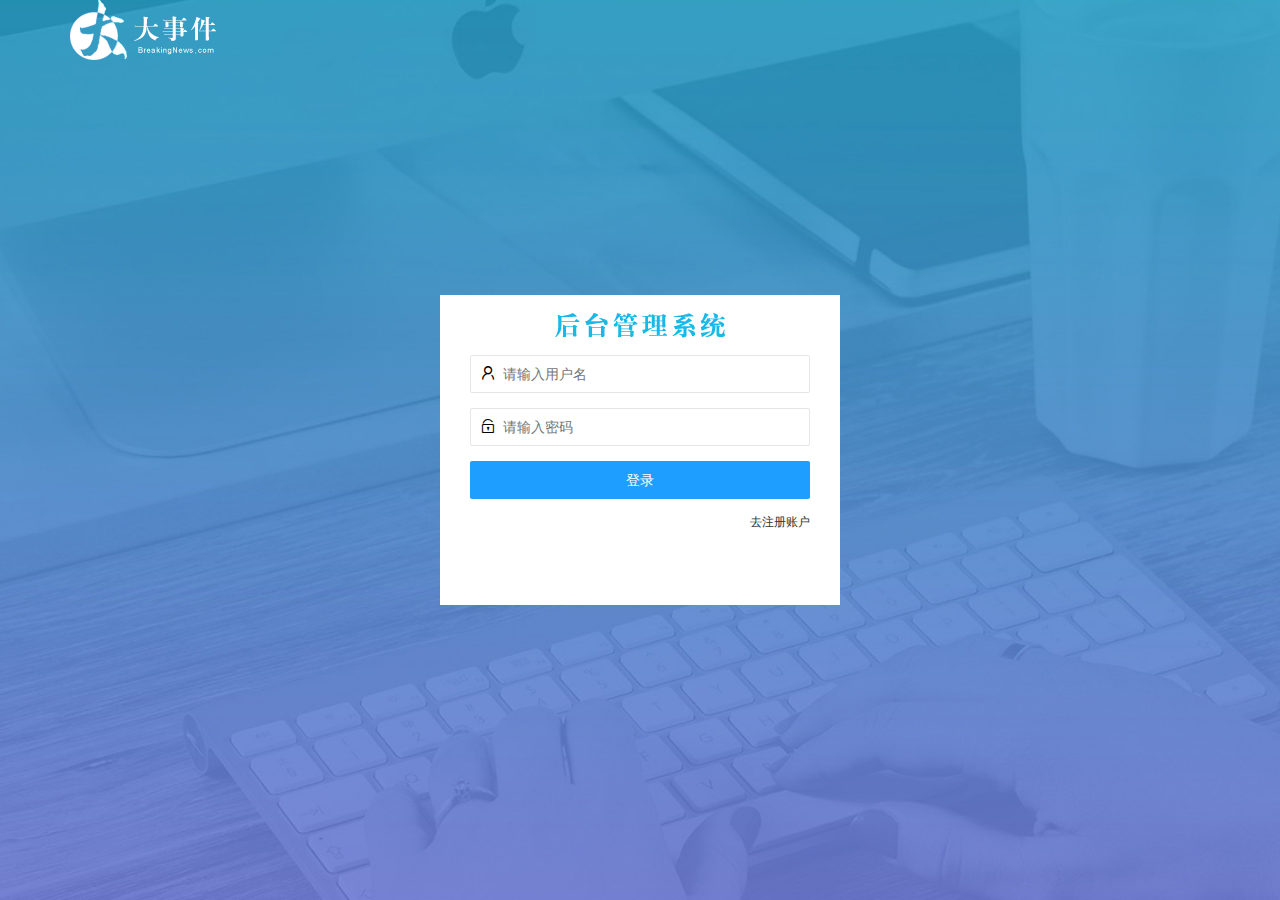
<file: login.html>
<!DOCTYPE html>
<html lang="en">
<head>
    <meta charset="UTF-8">
    <meta http-equiv="X-UA-Compatible" content="IE=edge">
    <meta name="viewport" content="width=device-width, initial-scale=1.0">
    <!-- layui -->
    <link rel="stylesheet" href="/assets/lib/layui/css/layui.css">
    <!-- loggin.css -->
    <link rel="stylesheet" href="assets/css/login.css">
    <title>大事件-登录/注册</title>
</head>
<body style="background: url();">
    <!-- 头部logo_S -->
    <div class="layui-main">
        <img src="/assets/images/logo.png" alt="logo"/>
    </div>
    <!-- 头部logo_E -->

    <!-- 登录注册区域_S -->
    <div class="loginAndRegBox"> 
        <div class="title-box"></div>
        <!-- 登录div -->
        <div class="login-box">
            <!-- 登录的表单 -->
            <!-- 用户名 -->
            <form class="layui-form" id="form_login">
                <div class="layui-form-item">
                    <i class="layui-icon layui-icon-username"></i> 
                    <input type="text" name="username" required  lay-verify="required" placeholder="请输入用户名" autocomplete="off" class="layui-input">
                </div>
            <!-- 密码 -->
                <div class="layui-form-item">
                    <i class="layui-icon layui-icon-password"></i> 
                    <input type="password" name="password" required  lay-verify="required|pwd" placeholder="请输入密码" autocomplete="off" class="layui-input">
                </div>
            <!-- 登录按钮 -->
                <div class="layui-form-item">
                     <button class="layui-btn layui-btn-fluid layui-btn-normal" lay-submit >登录</button>
                 </div>
                 <div class="layui-form-item links">
                     <a href="javascript:;" id="link_reg">去注册账户</a>
                </div>
            </form> 
        </div>
        <!-- 注册div -->
        <div class="reg-box">
            <!-- 注册的表单 -->
            <form class="layui-form" id="form_reg">
                <div class="layui-form-item">
                    <i class="layui-icon layui-icon-username"></i> 
                    <input type="text" name="username" required  lay-verify="required" placeholder="请输入用户名" autocomplete="off" class="layui-input">
                </div>
            <!-- 密码 -->
                <div class="layui-form-item">
                    <i class="layui-icon layui-icon-password"></i> 
                    <input type="password" name="password" required  lay-verify="required|pwd" placeholder="请输入密码" autocomplete="off" class="layui-input">
                </div>
                 <!-- 密码确认框 -->
                 <div class="layui-form-item">
                    <i class="layui-icon layui-icon-password"></i> 
                    <input type="password" name="repassword" required  lay-verify="required|pwd|repwd" placeholder="再次确认密码" autocomplete="off" class="layui-input">
                </div>
            <!-- 登录按钮 -->
                <div class="layui-form-item">
                     <button class="layui-btn layui-btn-fluid layui-btn-normal" lay-submit >注册</button>
                 </div>
                 <div class="layui-form-item links">
                     <a href="javascript:;" id="link_login">去登录</a>
                </div>
        </form> 
        </div>
    </div>
    
    <!-- 登录注册区域_E -->
</body>
<!-- layUi-JS -->
<script src="/assets/lib/layui/layui.all.js"></script>
<!-- jquery-JS -->
<script src="/assets/lib/jquery.js"></script>
<!-- 自己封装的baseAPI -->
<script src="/assets/js/baseAPI.js"></script>
<!-- login-JS -->
<script src="/assets/js/login.js"></script>
</html>
</file>
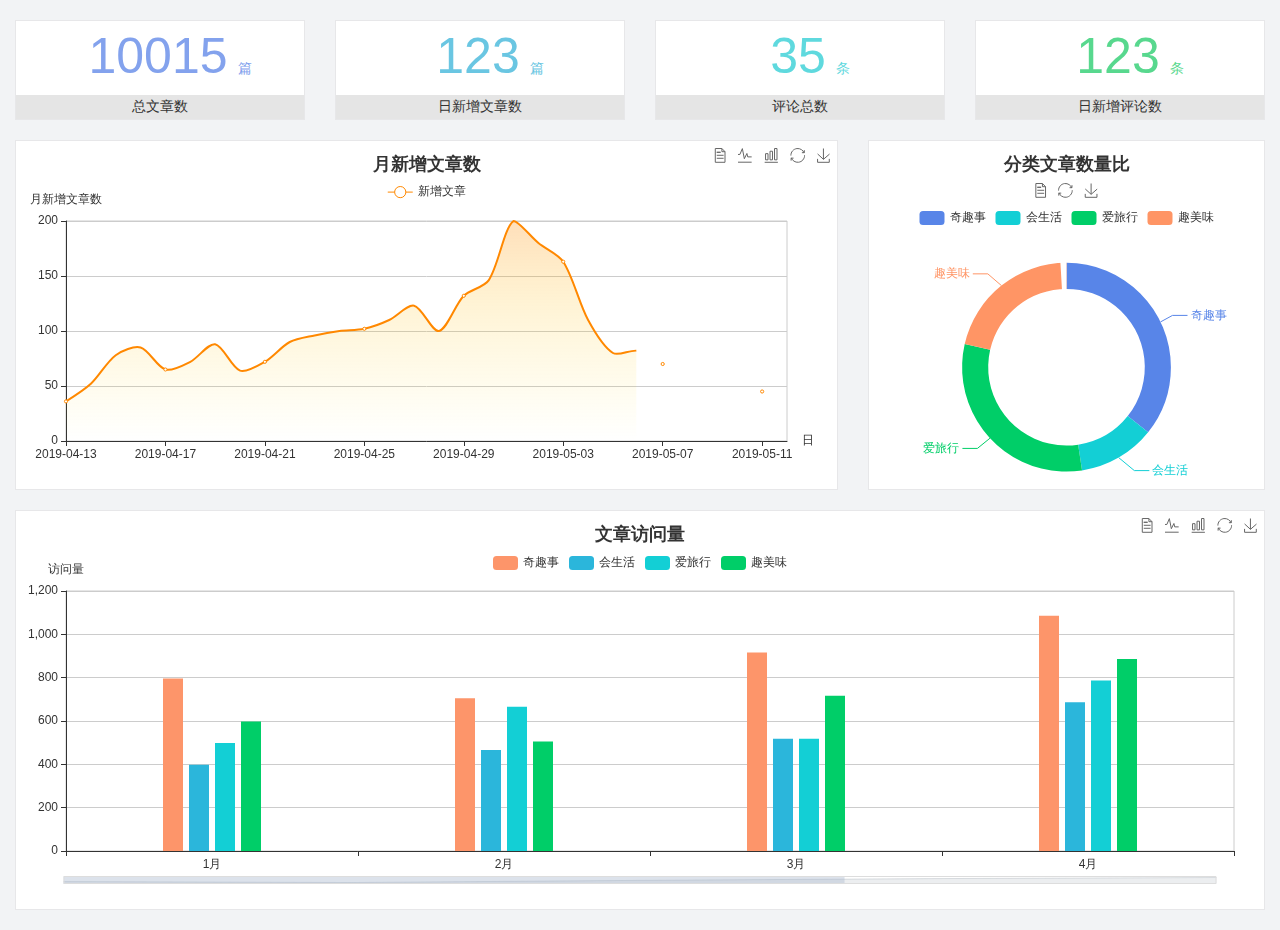
<file: home/dashboard.html>
<!DOCTYPE html>
<html lang="en">

<head>
  <meta charset="UTF-8">
  <meta name="viewport" content="width=device-width, initial-scale=1.0">
  <meta http-equiv="X-UA-Compatible" content="ie=edge">
  <title>图表统计</title>
  <link rel="stylesheet" href="../../assets/lib/bootstrap.css" />
  <link rel="stylesheet" href="../../assets/lib/main.css" />
  <script src="../../assets/lib/jquery.js"></script>
  <script type="text/javascript" src="../../assets/lib/echarts.min.js"></script>
</head>

<body>
  <div class="container-fluid">
    <div class="row spannel_list">
      <div class="col-sm-3 col-xs-6">
        <div class="spannel">
          <em>10015</em><span>篇</span>
          <b>总文章数</b>
        </div>
      </div>
      <div class="col-sm-3 col-xs-6">
        <div class="spannel scolor01">
          <em>123</em><span>篇</span>
          <b>日新增文章数</b>
        </div>
      </div>
      <div class="col-sm-3 col-xs-6">
        <div class="spannel scolor02">
          <em>35</em><span>条</span>
          <b>评论总数</b>
        </div>
      </div>
      <div class="col-sm-3 col-xs-6">
        <div class="spannel scolor03">
          <em>123</em><span>条</span>
          <b>日新增评论数</b>
        </div>
      </div>
    </div>
  </div>

  <div class="container-fluid">
    <div class="row curve-pie">
      <div class="col-lg-8 col-md-8">
        <div class="gragh_pannel" id="curve_show"></div>
      </div>
      <div class="col-lg-4 col-md-4">
        <div class="gragh_pannel" id="pie_show"></div>
      </div>
    </div>
  </div>

  <div class="container-fluid">
    <div class="column_pannel" id="column_show"></div>
  </div>

  <script>
    var oChart = echarts.init(document.getElementById('curve_show'));
    var aList_all = [
      { 'count': 36, 'date': '2019-04-13' },
      { 'count': 52, 'date': '2019-04-14' },
      { 'count': 78, 'date': '2019-04-15' },
      { 'count': 85, 'date': '2019-04-16' },
      { 'count': 65, 'date': '2019-04-17' },
      { 'count': 72, 'date': '2019-04-18' },
      { 'count': 88, 'date': '2019-04-19' },
      { 'count': 64, 'date': '2019-04-20' },
      { 'count': 72, 'date': '2019-04-21' },
      { 'count': 90, 'date': '2019-04-22' },
      { 'count': 96, 'date': '2019-04-23' },
      { 'count': 100, 'date': '2019-04-24' },
      { 'count': 102, 'date': '2019-04-25' },
      { 'count': 110, 'date': '2019-04-26' },
      { 'count': 123, 'date': '2019-04-27' },
      { 'count': 100, 'date': '2019-04-28' },
      { 'count': 132, 'date': '2019-04-29' },
      { 'count': 146, 'date': '2019-04-30' },
      { 'count': 200, 'date': '2019-05-01' },
      { 'count': 180, 'date': '2019-05-02' },
      { 'count': 163, 'date': '2019-05-03' },
      { 'count': 110, 'date': '2019-05-04' },
      { 'count': 80, 'date': '2019-05-05' },
      { 'count': 82, 'date': '2019-05-06' },
      { 'count': 70, 'date': '2019-05-07' },
      { 'count': 65, 'date': '2019-05-08' },
      { 'count': 54, 'date': '2019-05-09' },
      { 'count': 40, 'date': '2019-05-10' },
      { 'count': 45, 'date': '2019-05-11' },
      { 'count': 38, 'date': '2019-05-12' },
    ];

    let aCount = [];
    let aDate = [];

    for (var i = 0; i < aList_all.length; i++) {
      aCount.push(aList_all[i].count);
      aDate.push(aList_all[i].date);
    }

    var chartopt = {
      title: {
        text: '月新增文章数',
        left: 'center',
        top: '10'
      },
      tooltip: {
        trigger: 'axis'
      },
      legend: {
        data: ['新增文章'],
        top: '40'
      },
      toolbox: {
        show: true,
        feature: {
          mark: { show: true },
          dataView: { show: true, readOnly: false },
          magicType: { show: true, type: ['line', 'bar'] },
          restore: { show: true },
          saveAsImage: { show: true }
        }
      },
      calculable: true,
      xAxis: [
        {
          name: '日',
          type: 'category',
          boundaryGap: false,
          data: aDate
        }
      ],
      yAxis: [
        {
          name: '月新增文章数',
          type: 'value'
        }
      ],
      series: [
        {
          name: '新增文章',
          type: 'line',
          smooth: true,
          itemStyle: { normal: { areaStyle: { type: 'default' }, color: '#f80' }, lineStyle: { color: '#f80' } },
          data: aCount
        }],
      areaStyle: {
        normal: {
          color: new echarts.graphic.LinearGradient(0, 0, 0, 1, [{
            offset: 0,
            color: 'rgba(255,136,0,0.39)'
          }, {
            offset: .34,
            color: 'rgba(255,180,0,0.25)'
          }, {
            offset: 1,
            color: 'rgba(255,222,0,0.00)'
          }])

        }
      },
      grid: {
        show: true,
        x: 50,
        x2: 50,
        y: 80,
        height: 220
      }
    };

    oChart.setOption(chartopt);


    var oPie = echarts.init(document.getElementById('pie_show'));
    var oPieopt =
    {
      title: {
        top: 10,
        text: '分类文章数量比',
        x: 'center'
      },
      tooltip: {
        trigger: 'item',
        formatter: "{a} <br/>{b} : {c} ({d}%)"
      },
      color: ['#5885e8', '#13cfd5', '#00ce68', '#ff9565'],
      legend: {
        x: 'center',
        top: 65,
        data: ['奇趣事', '会生活', '爱旅行', '趣美味']
      },
      toolbox: {
        show: true,
        x: 'center',
        top: 35,
        feature: {
          mark: { show: true },
          dataView: { show: true, readOnly: false },
          magicType: {
            show: true,
            type: ['pie', 'funnel'],
            option: {
              funnel: {
                x: '25%',
                width: '50%',
                funnelAlign: 'left',
                max: 1548
              }
            }
          },
          restore: { show: true },
          saveAsImage: { show: true }
        }
      },
      calculable: true,
      series: [
        {
          name: '访问来源',
          type: 'pie',
          radius: ['45%', '60%'],
          center: ['50%', '65%'],
          data: [
            { value: 300, name: '奇趣事' },
            { value: 100, name: '会生活' },
            { value: 260, name: '爱旅行' },
            { value: 180, name: '趣美味' }
          ]
        }
      ]
    };
    oPie.setOption(oPieopt);



    var oColumn = this.echarts.init(document.getElementById('column_show'));
    var oColumnopt =
    {
      title: {
        text: '文章访问量',
        left: 'center',
        top: '10'
      },
      tooltip: {
        trigger: 'axis'
      },
      legend: {
        data: ['奇趣事', '会生活', '爱旅行', '趣美味'],
        top: '40'
      },
      toolbox: {
        show: true,
        feature: {
          mark: { show: true },
          dataView: { show: true, readOnly: false },
          magicType: { show: true, type: ['line', 'bar'] },
          restore: { show: true },
          saveAsImage: { show: true }
        }
      },
      calculable: true,
      xAxis: [
        {
          type: 'category',
          data: ['1月', '2月', '3月', '4月', '5月']
        }
      ],
      yAxis: [
        {
          name: '访问量',
          type: 'value'
        }
      ],
      series: [
        {
          name: '奇趣事',
          type: 'bar',
          barWidth: 20,
          itemStyle: {
            normal: { areaStyle: { type: 'default' }, color: '#fd956a' }
          },
          data: [800, 708, 920, 1090, 1200]
        },
        {
          name: '会生活',
          type: 'bar',
          barWidth: 20,
          itemStyle: {
            normal: { areaStyle: { type: 'default' }, color: '#2bb6db' }
          },
          data: [400, 468, 520, 690, 800]
        },
        {
          name: '爱旅行',
          type: 'bar',
          barWidth: 20,
          itemStyle: {
            normal: { areaStyle: { type: 'default' }, color: '#13cfd5' }
          },
          data: [500, 668, 520, 790, 900]
        },
        {
          name: '趣美味',
          type: 'bar',
          barWidth: 20,
          itemStyle: {
            normal: { areaStyle: { type: 'default' }, color: '#00ce68' }
          },
          data: [600, 508, 720, 890, 1000]
        }
      ],
      grid: {
        show: true,
        x: 50,
        x2: 30,
        y: 80,
        height: 260
      },
      dataZoom: [//给x轴设置滚动条
        {
          start: 0,//默认为0
          end: 100 - 1000 / 31,//默认为100
          type: 'slider',
          show: true,
          xAxisIndex: [0],
          handleSize: 0,//滑动条的 左右2个滑动条的大小
          height: 8,//组件高度
          left: 45, //左边的距离
          right: 50,//右边的距离
          bottom: 26,//右边的距离
          handleColor: '#ddd',//h滑动图标的颜色
          handleStyle: {
            borderColor: "#cacaca",
            borderWidth: "1",
            shadowBlur: 2,
            background: "#ddd",
            shadowColor: "#ddd",
          }
        }]
    };
    oColumn.setOption(oColumnopt);
  </script>
</body>

</html>
</file>
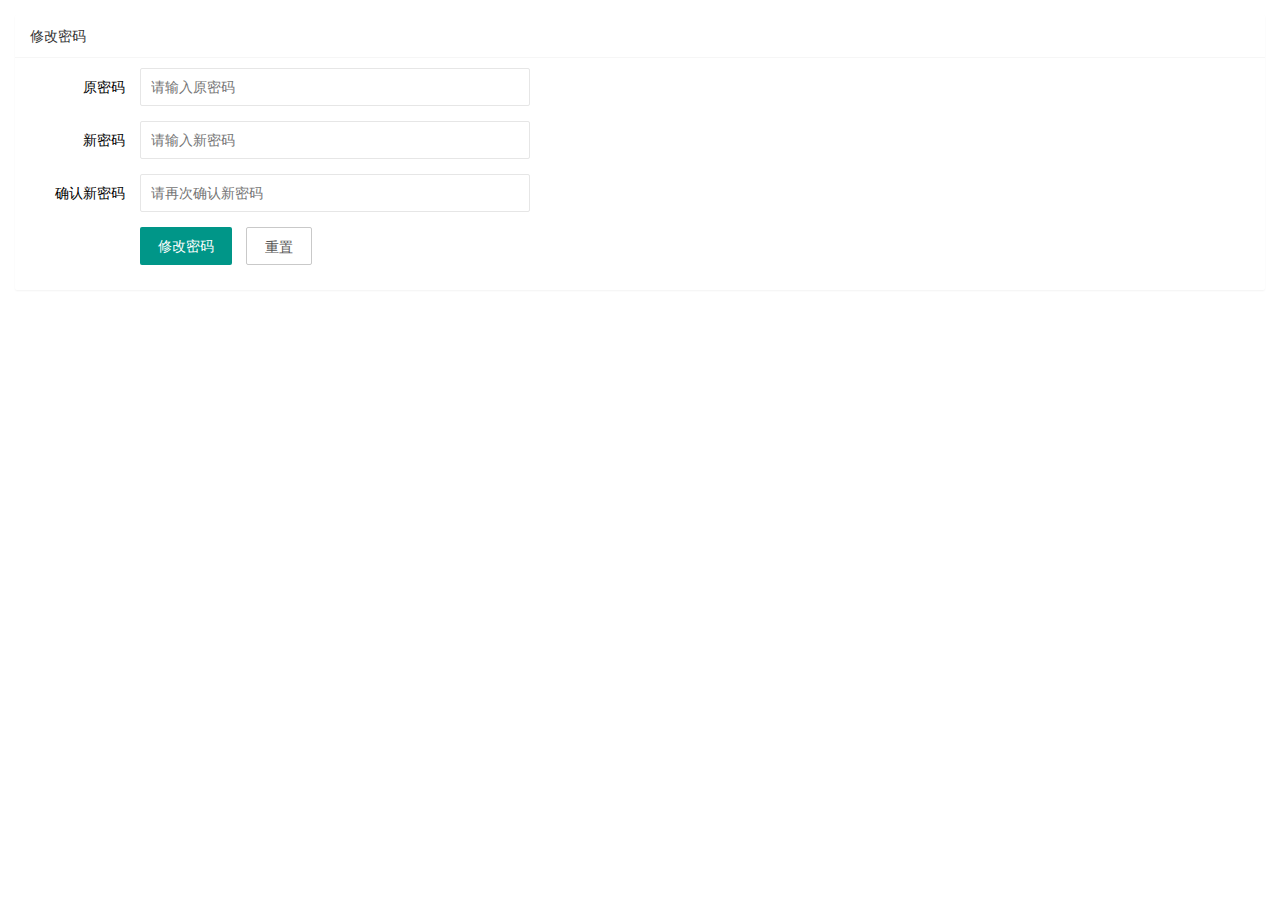
<file: user/user.pwd.html>
<!DOCTYPE html>
<html lang="en">
<head>
    <meta charset="UTF-8">
    <meta http-equiv="X-UA-Compatible" content="IE=edge">
    <meta name="viewport" content="width=device-width, initial-scale=1.0">
      <!-- layUI-css -->
      <link rel="stylesheet" href="/assets/lib/layui/css/layui.css">
       <!-- user-pwd-css -->
    <link rel="stylesheet" href="/assets/css/user/user_pwd.css">
    <title>重置账户密码</title>
</head>
<body>
    <div class="layui-card">
        <div class="layui-card-header">修改密码</div>
        <div class="layui-card-body">
            <form class="layui-form" action="">
                <div class="layui-form-item">
                  <label class="layui-form-label">原密码</label>
                  <div class="layui-input-block">
                    <input type="password" name="oldpwd" lay-verify="required|pwd" autocomplete="off" placeholder="请输入原密码" class="layui-input">
                  </div>
                </div>
                <div class="layui-form-item">
                    <label class="layui-form-label">新密码</label>
                    <div class="layui-input-block">
                      <input type="password" name="newpwd" lay-verify="required|pwd|samepwd" autocomplete="off" placeholder="请输入新密码" class="layui-input">
                    </div>
                </div>
                <div class="layui-form-item">
                    <label class="layui-form-label">确认新密码</label>
                    <div class="layui-input-block">
                      <input type="password" name="repwd" lay-verify="required|pwd|repwd" autocomplete="off" placeholder="请再次确认新密码" class="layui-input">
                    </div>
                </div>
                <div class="layui-form-item">
                    <div class="layui-input-block">
                      <button class="layui-btn" lay-submit lay-filter="formDemo">修改密码</button>
                      <button type="reset" class="layui-btn layui-btn-primary" id="btnReset">重置</button>
                    </div>
                </div>
            </form>
        </div>
      </div>
</body>
<!-- layui-JS -->
<script src="/assets/lib/layui/layui.all.js"></script>
<!-- jquery-JS -->
<script src="/assets/lib/jquery.js"></script>
<!-- 导入baseAPI -->
<script src="/assets/js/baseAPI.js"></script>
<!-- 导入user-pwd.JS -->
<script src="/assets/js/user/user_pwd.js"></script>
</html>
</file>
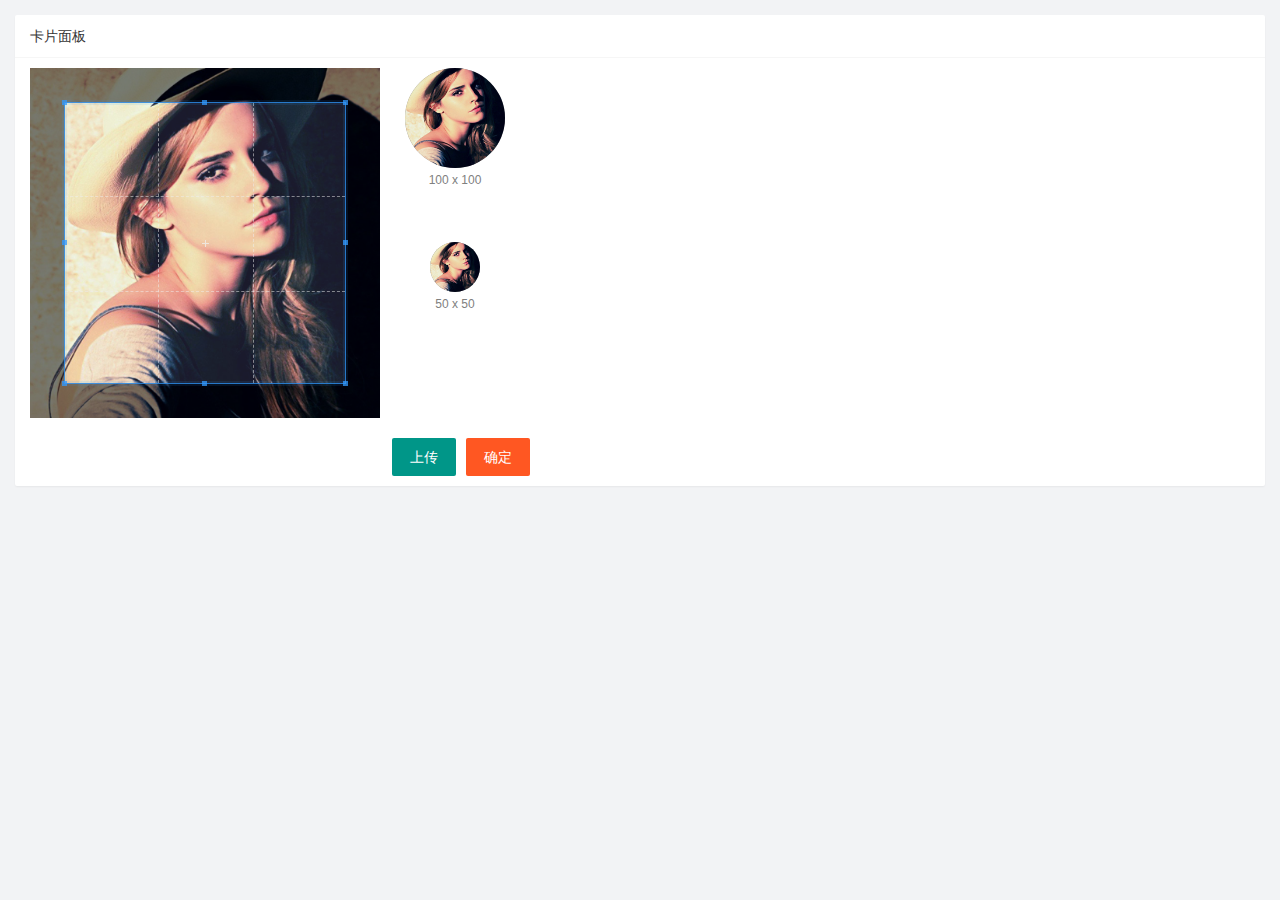
<file: user/user_avatar.html>
<!DOCTYPE html>
<html lang="en">
<head>
    <meta charset="UTF-8">
    <meta http-equiv="X-UA-Compatible" content="IE=edge">
    <meta name="viewport" content="width=device-width, initial-scale=1.0">
    <title>更换用户头像</title>
    <!-- layui-CSS -->
    <link rel="stylesheet" href="/assets/lib/layui/css/layui.css">
    <!-- cropper.css -->
    <link rel="stylesheet" href="/assets/lib/cropper/cropper.css" />
    <!-- user_avatar.css -->
    <link rel="stylesheet" href="/assets/css/user/user_avatar.css">
</head>
<body>
    <div class="layui-card">
        <div class="layui-card-header">卡片面板</div>
        <div class="layui-card-body">
          <!-- 第一行的图片裁剪和预览区域 -->
          <div class="row1">
            <!-- 图片裁剪区域 -->
            <div class="cropper-box">
              <!-- 这个 img 标签很重要，将来会把它初始化为裁剪区域 -->
              <img id="image" src="/assets/images/sample.jpg" />
            </div>
            <!-- 图片的预览区域 -->
            <div class="preview-box">
              <div>
                <!-- 宽高为 100px 的预览区域 -->
                <div class="img-preview w100"></div>
                <p class="size">100 x 100</p>
              </div>
              <div>
                <!-- 宽高为 50px 的预览区域 -->
                <div class="img-preview w50"></div>
                <p class="size">50 x 50</p>
              </div>
            </div>
          </div>

  <!-- 第二行的按钮区域 -->
  <div class="row2">
    <!-- 通过accept属性，可以指定用户，允许用户选择什么类型的文件 -->
    <input type="file" id="file" accept="image/png,image/jpeg"/>
    <button type="button" class="layui-btn" id="btnChooseImage">上传</button>
    <button type="button" class="layui-btn layui-btn-danger" id="btnUpload">确定</button>
  </div>
        </div>
      </div>
          
</body>
<script src="/assets/lib/layui/layui.all.js"></script>
<script src="/assets/lib/jquery.js"></script>
<script src="/assets/lib/cropper/Cropper.js"></script>
<script src="/assets/lib/cropper/jquery-cropper.js"></script>
<script src="/assets/js/baseAPI.js"></script>
<script src="/assets/js/user/user_avater.js"></script>
</html>
</file>
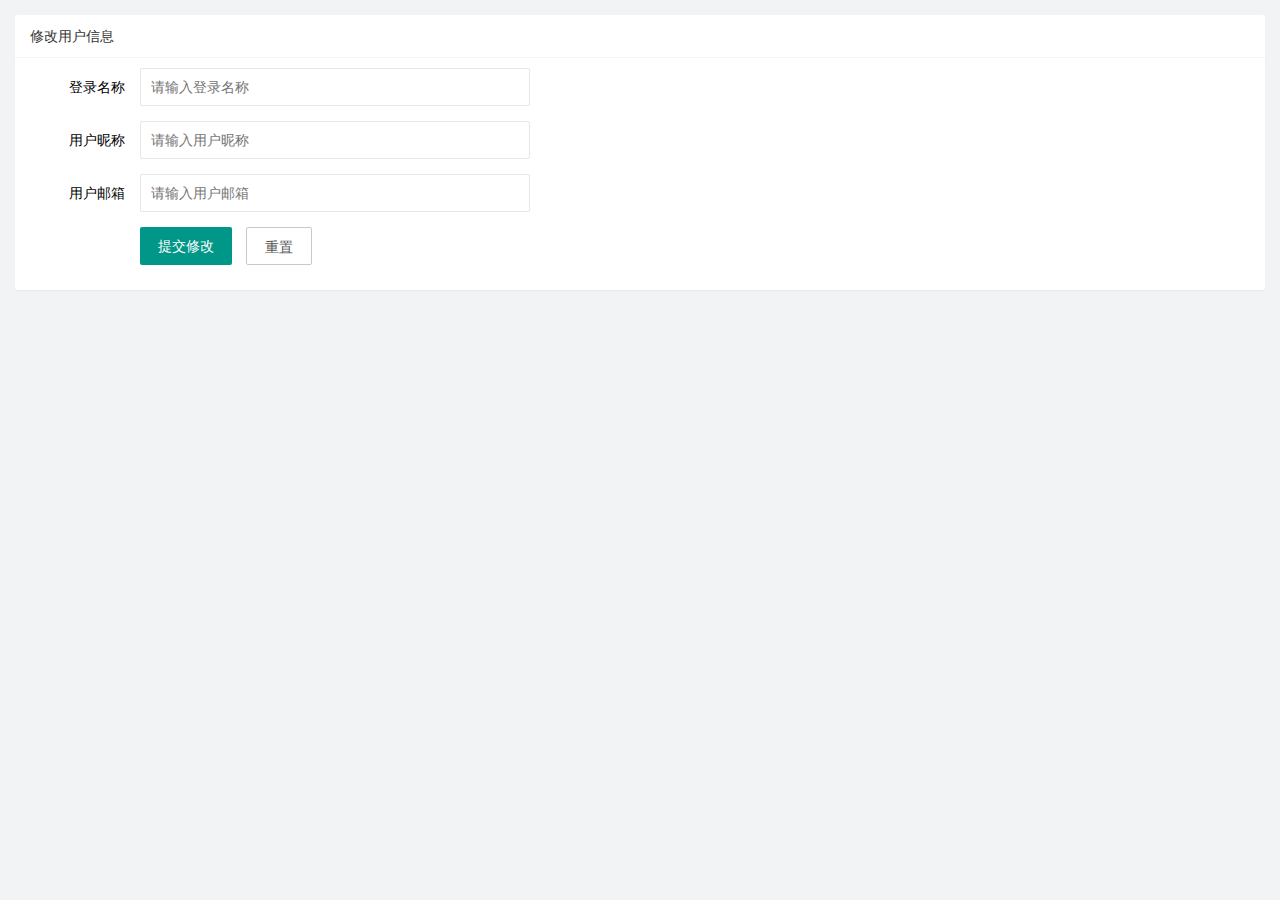
<file: user/user_info.html>
<!DOCTYPE html>
<html lang="en">
<head>
    <meta charset="UTF-8">
    <meta http-equiv="X-UA-Compatible" content="IE=edge">
    <meta name="viewport" content="width=device-width, initial-scale=1.0">
    <!-- layUI-css -->
    <link rel="stylesheet" href="/assets/lib/layui/css/layui.css">
    <!-- user-info-css -->
    <link rel="stylesheet" href="/assets/css/user/user_info.css">
    <title>用户个人信息</title>
</head>
<body>
    <div class="layui-card">
        <div class="layui-card-header">修改用户信息</div>
        <div class="layui-card-body">
            <form class="layui-form" lay-filter="formUserInfo">
                <!-- 设置隐藏域 -->
                <input type="hidden" name="id" value=""/>
                <div class="layui-form-item">
                    <label class="layui-form-label">登录名称</label>
                    <div class="layui-input-block">
                        <input type="text" name="username" required  lay-verify="required" placeholder="请输入登录名称" autocomplete="off" class="layui-input" lay-skin="primary" disabled>
                    </div>
                </div>
                <div class="layui-form-item">
                    <label class="layui-form-label">用户昵称</label>
                    <div class="layui-input-block">
                        <input type="text" name="nickname" required  lay-verify="required|nickname" placeholder="请输入用户昵称" autocomplete="off" class="layui-input">
                    </div>
                </div>
                <div class="layui-form-item">
                    <label class="layui-form-label">用户邮箱</label>
                    <div class="layui-input-block">
                        <input type="text" name="email" required  lay-verify="required|email" placeholder="请输入用户邮箱" autocomplete="off" class="layui-input">
                    </div>
                </div>
                <div class="layui-form-item">
                    <div class="layui-input-block">
                      <button class="layui-btn" lay-submit lay-filter="formDemo">提交修改</button>
                      <button type="reset" class="layui-btn layui-btn-primary" id="btnReset">重置</button>
                    </div>
                  </div>
            </form>
        </div>
      </div>
</body>

<!-- layui-JS -->
<script src="/assets/lib/layui/layui.all.js"></script>
<!-- jquery-JS -->
<script src="/assets/lib/jquery.js"></script>
<!-- 导入baseAPI -->
<script src="/assets/js/baseAPI.js"></script>
<!-- user_info-JS -->
<script src="/assets/js/user/user_info.js"></script>
</html>
</file>
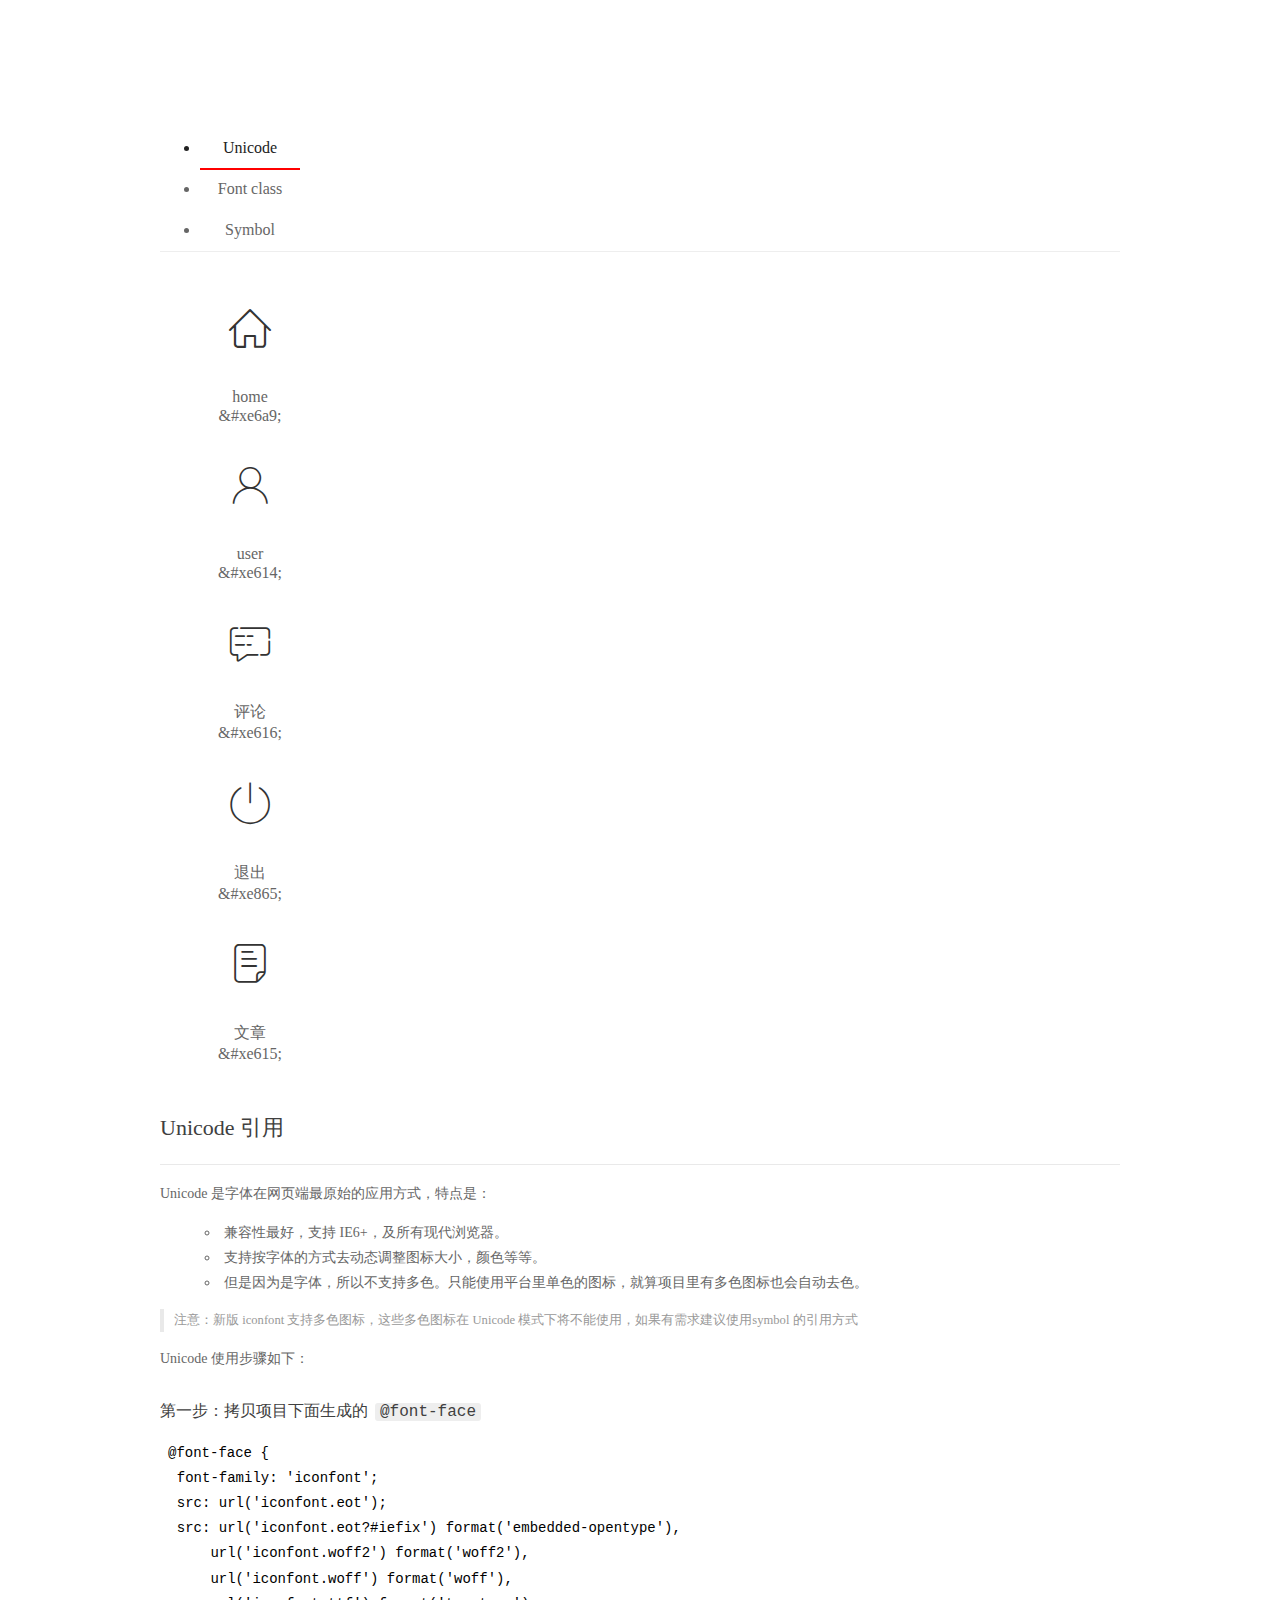
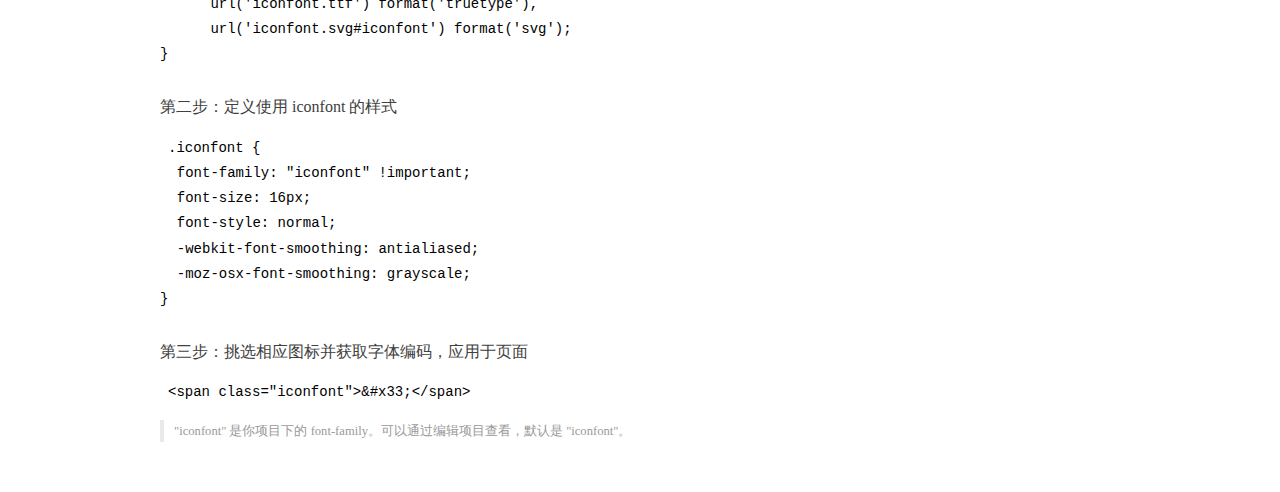
<file: assets/fonts/demo_index.html>
<!DOCTYPE html>
<html>
<head>
  <meta charset="utf-8"/>
  <title>IconFont Demo</title>
  <link rel="shortcut icon" href="https://gtms04.alicdn.com/tps/i4/TB1_oz6GVXXXXaFXpXXJDFnIXXX-64-64.ico" type="image/x-icon"/>
  <link rel="stylesheet" href="https://g.alicdn.com/thx/cube/1.3.2/cube.min.css">
  <link rel="stylesheet" href="demo.css">
  <link rel="stylesheet" href="iconfont.css">
  <script src="iconfont.js"></script>
  <!-- jQuery -->
  <script src="https://a1.alicdn.com/oss/uploads/2018/12/26/7bfddb60-08e8-11e9-9b04-53e73bb6408b.js"></script>
  <!-- 代码高亮 -->
  <script src="https://a1.alicdn.com/oss/uploads/2018/12/26/a3f714d0-08e6-11e9-8a15-ebf944d7534c.js"></script>
</head>
<body>
  <div class="main">
    <h1 class="logo"><a href="https://www.iconfont.cn/" title="iconfont 首页" target="_blank">&#xe86b;</a></h1>
    <div class="nav-tabs">
      <ul id="tabs" class="dib-box">
        <li class="dib active"><span>Unicode</span></li>
        <li class="dib"><span>Font class</span></li>
        <li class="dib"><span>Symbol</span></li>
      </ul>
      
    </div>
    <div class="tab-container">
      <div class="content unicode" style="display: block;">
          <ul class="icon_lists dib-box">
          
            <li class="dib">
              <span class="icon iconfont">&#xe6a9;</span>
                <div class="name">home</div>
                <div class="code-name">&amp;#xe6a9;</div>
              </li>
          
            <li class="dib">
              <span class="icon iconfont">&#xe614;</span>
                <div class="name">user</div>
                <div class="code-name">&amp;#xe614;</div>
              </li>
          
            <li class="dib">
              <span class="icon iconfont">&#xe616;</span>
                <div class="name">评论</div>
                <div class="code-name">&amp;#xe616;</div>
              </li>
          
            <li class="dib">
              <span class="icon iconfont">&#xe865;</span>
                <div class="name">退出</div>
                <div class="code-name">&amp;#xe865;</div>
              </li>
          
            <li class="dib">
              <span class="icon iconfont">&#xe615;</span>
                <div class="name">文章</div>
                <div class="code-name">&amp;#xe615;</div>
              </li>
          
          </ul>
          <div class="article markdown">
          <h2 id="unicode-">Unicode 引用</h2>
          <hr>

          <p>Unicode 是字体在网页端最原始的应用方式，特点是：</p>
          <ul>
            <li>兼容性最好，支持 IE6+，及所有现代浏览器。</li>
            <li>支持按字体的方式去动态调整图标大小，颜色等等。</li>
            <li>但是因为是字体，所以不支持多色。只能使用平台里单色的图标，就算项目里有多色图标也会自动去色。</li>
          </ul>
          <blockquote>
            <p>注意：新版 iconfont 支持多色图标，这些多色图标在 Unicode 模式下将不能使用，如果有需求建议使用symbol 的引用方式</p>
          </blockquote>
          <p>Unicode 使用步骤如下：</p>
          <h3 id="-font-face">第一步：拷贝项目下面生成的 <code>@font-face</code></h3>
<pre><code class="language-css"
>@font-face {
  font-family: 'iconfont';
  src: url('iconfont.eot');
  src: url('iconfont.eot?#iefix') format('embedded-opentype'),
      url('iconfont.woff2') format('woff2'),
      url('iconfont.woff') format('woff'),
      url('iconfont.ttf') format('truetype'),
      url('iconfont.svg#iconfont') format('svg');
}
</code></pre>
          <h3 id="-iconfont-">第二步：定义使用 iconfont 的样式</h3>
<pre><code class="language-css"
>.iconfont {
  font-family: "iconfont" !important;
  font-size: 16px;
  font-style: normal;
  -webkit-font-smoothing: antialiased;
  -moz-osx-font-smoothing: grayscale;
}
</code></pre>
          <h3 id="-">第三步：挑选相应图标并获取字体编码，应用于页面</h3>
<pre>
<code class="language-html"
>&lt;span class="iconfont"&gt;&amp;#x33;&lt;/span&gt;
</code></pre>
          <blockquote>
            <p>"iconfont" 是你项目下的 font-family。可以通过编辑项目查看，默认是 "iconfont"。</p>
          </blockquote>
          </div>
      </div>
      <div class="content font-class">
        <ul class="icon_lists dib-box">
          
          <li class="dib">
            <span class="icon iconfont icon-home"></span>
            <div class="name">
              home
            </div>
            <div class="code-name">.icon-home
            </div>
          </li>
          
          <li class="dib">
            <span class="icon iconfont icon-user"></span>
            <div class="name">
              user
            </div>
            <div class="code-name">.icon-user
            </div>
          </li>
          
          <li class="dib">
            <span class="icon iconfont icon-pinglun"></span>
            <div class="name">
              评论
            </div>
            <div class="code-name">.icon-pinglun
            </div>
          </li>
          
          <li class="dib">
            <span class="icon iconfont icon-tuichu"></span>
            <div class="name">
              退出
            </div>
            <div class="code-name">.icon-tuichu
            </div>
          </li>
          
          <li class="dib">
            <span class="icon iconfont icon-16"></span>
            <div class="name">
              文章
            </div>
            <div class="code-name">.icon-16
            </div>
          </li>
          
        </ul>
        <div class="article markdown">
        <h2 id="font-class-">font-class 引用</h2>
        <hr>

        <p>font-class 是 Unicode 使用方式的一种变种，主要是解决 Unicode 书写不直观，语意不明确的问题。</p>
        <p>与 Unicode 使用方式相比，具有如下特点：</p>
        <ul>
          <li>兼容性良好，支持 IE8+，及所有现代浏览器。</li>
          <li>相比于 Unicode 语意明确，书写更直观。可以很容易分辨这个 icon 是什么。</li>
          <li>因为使用 class 来定义图标，所以当要替换图标时，只需要修改 class 里面的 Unicode 引用。</li>
          <li>不过因为本质上还是使用的字体，所以多色图标还是不支持的。</li>
        </ul>
        <p>使用步骤如下：</p>
        <h3 id="-fontclass-">第一步：引入项目下面生成的 fontclass 代码：</h3>
<pre><code class="language-html">&lt;link rel="stylesheet" href="./iconfont.css"&gt;
</code></pre>
        <h3 id="-">第二步：挑选相应图标并获取类名，应用于页面：</h3>
<pre><code class="language-html">&lt;span class="iconfont icon-xxx"&gt;&lt;/span&gt;
</code></pre>
        <blockquote>
          <p>"
            iconfont" 是你项目下的 font-family。可以通过编辑项目查看，默认是 "iconfont"。</p>
        </blockquote>
      </div>
      </div>
      <div class="content symbol">
          <ul class="icon_lists dib-box">
          
            <li class="dib">
                <svg class="icon svg-icon" aria-hidden="true">
                  <use xlink:href="#icon-home"></use>
                </svg>
                <div class="name">home</div>
                <div class="code-name">#icon-home</div>
            </li>
          
            <li class="dib">
                <svg class="icon svg-icon" aria-hidden="true">
                  <use xlink:href="#icon-user"></use>
                </svg>
                <div class="name">user</div>
                <div class="code-name">#icon-user</div>
            </li>
          
            <li class="dib">
                <svg class="icon svg-icon" aria-hidden="true">
                  <use xlink:href="#icon-pinglun"></use>
                </svg>
                <div class="name">评论</div>
                <div class="code-name">#icon-pinglun</div>
            </li>
          
            <li class="dib">
                <svg class="icon svg-icon" aria-hidden="true">
                  <use xlink:href="#icon-tuichu"></use>
                </svg>
                <div class="name">退出</div>
                <div class="code-name">#icon-tuichu</div>
            </li>
          
            <li class="dib">
                <svg class="icon svg-icon" aria-hidden="true">
                  <use xlink:href="#icon-16"></use>
                </svg>
                <div class="name">文章</div>
                <div class="code-name">#icon-16</div>
            </li>
          
          </ul>
          <div class="article markdown">
          <h2 id="symbol-">Symbol 引用</h2>
          <hr>

          <p>这是一种全新的使用方式，应该说这才是未来的主流，也是平台目前推荐的用法。相关介绍可以参考这篇<a href="">文章</a>
            这种用法其实是做了一个 SVG 的集合，与另外两种相比具有如下特点：</p>
          <ul>
            <li>支持多色图标了，不再受单色限制。</li>
            <li>通过一些技巧，支持像字体那样，通过 <code>font-size</code>, <code>color</code> 来调整样式。</li>
            <li>兼容性较差，支持 IE9+，及现代浏览器。</li>
            <li>浏览器渲染 SVG 的性能一般，还不如 png。</li>
          </ul>
          <p>使用步骤如下：</p>
          <h3 id="-symbol-">第一步：引入项目下面生成的 symbol 代码：</h3>
<pre><code class="language-html">&lt;script src="./iconfont.js"&gt;&lt;/script&gt;
</code></pre>
          <h3 id="-css-">第二步：加入通用 CSS 代码（引入一次就行）：</h3>
<pre><code class="language-html">&lt;style&gt;
.icon {
  width: 1em;
  height: 1em;
  vertical-align: -0.15em;
  fill: currentColor;
  overflow: hidden;
}
&lt;/style&gt;
</code></pre>
          <h3 id="-">第三步：挑选相应图标并获取类名，应用于页面：</h3>
<pre><code class="language-html">&lt;svg class="icon" aria-hidden="true"&gt;
  &lt;use xlink:href="#icon-xxx"&gt;&lt;/use&gt;
&lt;/svg&gt;
</code></pre>
          </div>
      </div>

    </div>
  </div>
  <script>
  $(document).ready(function () {
      $('.tab-container .content:first').show()

      $('#tabs li').click(function (e) {
        var tabContent = $('.tab-container .content')
        var index = $(this).index()

        if ($(this).hasClass('active')) {
          return
        } else {
          $('#tabs li').removeClass('active')
          $(this).addClass('active')

          tabContent.hide().eq(index).fadeIn()
        }
      })
    })
  </script>
</body>
</html>
</file>
<file: assets/lib/layui/css/layui.css>
/** layui-v2.5.5 MIT License By https://www.layui.com */
 .layui-inline,img{display:inline-block;vertical-align:middle}h1,h2,h3,h4,h5,h6{font-weight:400}.layui-edge,.layui-header,.layui-inline,.layui-main{position:relative}.layui-body,.layui-edge,.layui-elip{overflow:hidden}.layui-btn,.layui-edge,.layui-inline,img{vertical-align:middle}.layui-btn,.layui-disabled,.layui-icon,.layui-unselect{-moz-user-select:none;-webkit-user-select:none;-ms-user-select:none}.layui-elip,.layui-form-checkbox span,.layui-form-pane .layui-form-label{text-overflow:ellipsis;white-space:nowrap}.layui-breadcrumb,.layui-tree-btnGroup{visibility:hidden}blockquote,body,button,dd,div,dl,dt,form,h1,h2,h3,h4,h5,h6,input,li,ol,p,pre,td,textarea,th,ul{margin:0;padding:0;-webkit-tap-highlight-color:rgba(0,0,0,0)}a:active,a:hover{outline:0}img{border:none}li{list-style:none}table{border-collapse:collapse;border-spacing:0}h4,h5,h6{font-size:100%}button,input,optgroup,option,select,textarea{font-family:inherit;font-size:inherit;font-style:inherit;font-weight:inherit;outline:0}pre{white-space:pre-wrap;white-space:-moz-pre-wrap;white-space:-pre-wrap;white-space:-o-pre-wrap;word-wrap:break-word}body{line-height:24px;font:14px Helvetica Neue,Helvetica,PingFang SC,Tahoma,Arial,sans-serif}hr{height:1px;margin:10px 0;border:0;clear:both}a{color:#333;text-decoration:none}a:hover{color:#777}a cite{font-style:normal;*cursor:pointer}.layui-border-box,.layui-border-box *{box-sizing:border-box}.layui-box,.layui-box *{box-sizing:content-box}.layui-clear{clear:both;*zoom:1}.layui-clear:after{content:'\20';clear:both;*zoom:1;display:block;height:0}.layui-inline{*display:inline;*zoom:1}.layui-edge{display:inline-block;width:0;height:0;border-width:6px;border-style:dashed;border-color:transparent}.layui-edge-top{top:-4px;border-bottom-color:#999;border-bottom-style:solid}.layui-edge-right{border-left-color:#999;border-left-style:solid}.layui-edge-bottom{top:2px;border-top-color:#999;border-top-style:solid}.layui-edge-left{border-right-color:#999;border-right-style:solid}.layui-disabled,.layui-disabled:hover{color:#d2d2d2!important;cursor:not-allowed!important}.layui-circle{border-radius:100%}.layui-show{display:block!important}.layui-hide{display:none!important}@font-face{font-family:layui-icon;src:url(../font/iconfont.eot?v=250);src:url(../font/iconfont.eot?v=250#iefix) format('embedded-opentype'),url(../font/iconfont.woff2?v=250) format('woff2'),url(../font/iconfont.woff?v=250) format('woff'),url(../font/iconfont.ttf?v=250) format('truetype'),url(../font/iconfont.svg?v=250#layui-icon) format('svg')}.layui-icon{font-family:layui-icon!important;font-size:16px;font-style:normal;-webkit-font-smoothing:antialiased;-moz-osx-font-smoothing:grayscale}.layui-icon-reply-fill:before{content:"\e611"}.layui-icon-set-fill:before{content:"\e614"}.layui-icon-menu-fill:before{content:"\e60f"}.layui-icon-search:before{content:"\e615"}.layui-icon-share:before{content:"\e641"}.layui-icon-set-sm:before{content:"\e620"}.layui-icon-engine:before{content:"\e628"}.layui-icon-close:before{content:"\1006"}.layui-icon-close-fill:before{content:"\1007"}.layui-icon-chart-screen:before{content:"\e629"}.layui-icon-star:before{content:"\e600"}.layui-icon-circle-dot:before{content:"\e617"}.layui-icon-chat:before{content:"\e606"}.layui-icon-release:before{content:"\e609"}.layui-icon-list:before{content:"\e60a"}.layui-icon-chart:before{content:"\e62c"}.layui-icon-ok-circle:before{content:"\1005"}.layui-icon-layim-theme:before{content:"\e61b"}.layui-icon-table:before{content:"\e62d"}.layui-icon-right:before{content:"\e602"}.layui-icon-left:before{content:"\e603"}.layui-icon-cart-simple:before{content:"\e698"}.layui-icon-face-cry:before{content:"\e69c"}.layui-icon-face-smile:before{content:"\e6af"}.layui-icon-survey:before{content:"\e6b2"}.layui-icon-tree:before{content:"\e62e"}.layui-icon-upload-circle:before{content:"\e62f"}.layui-icon-add-circle:before{content:"\e61f"}.layui-icon-download-circle:before{content:"\e601"}.layui-icon-templeate-1:before{content:"\e630"}.layui-icon-util:before{content:"\e631"}.layui-icon-face-surprised:before{content:"\e664"}.layui-icon-edit:before{content:"\e642"}.layui-icon-speaker:before{content:"\e645"}.layui-icon-down:before{content:"\e61a"}.layui-icon-file:before{content:"\e621"}.layui-icon-layouts:before{content:"\e632"}.layui-icon-rate-half:before{content:"\e6c9"}.layui-icon-add-circle-fine:before{content:"\e608"}.layui-icon-prev-circle:before{content:"\e633"}.layui-icon-read:before{content:"\e705"}.layui-icon-404:before{content:"\e61c"}.layui-icon-carousel:before{content:"\e634"}.layui-icon-help:before{content:"\e607"}.layui-icon-code-circle:before{content:"\e635"}.layui-icon-water:before{content:"\e636"}.layui-icon-username:before{content:"\e66f"}.layui-icon-find-fill:before{content:"\e670"}.layui-icon-about:before{content:"\e60b"}.layui-icon-location:before{content:"\e715"}.layui-icon-up:before{content:"\e619"}.layui-icon-pause:before{content:"\e651"}.layui-icon-date:before{content:"\e637"}.layui-icon-layim-uploadfile:before{content:"\e61d"}.layui-icon-delete:before{content:"\e640"}.layui-icon-play:before{content:"\e652"}.layui-icon-top:before{content:"\e604"}.layui-icon-friends:before{content:"\e612"}.layui-icon-refresh-3:before{content:"\e9aa"}.layui-icon-ok:before{content:"\e605"}.layui-icon-layer:before{content:"\e638"}.layui-icon-face-smile-fine:before{content:"\e60c"}.layui-icon-dollar:before{content:"\e659"}.layui-icon-group:before{content:"\e613"}.layui-icon-layim-download:before{content:"\e61e"}.layui-icon-picture-fine:before{content:"\e60d"}.layui-icon-link:before{content:"\e64c"}.layui-icon-diamond:before{content:"\e735"}.layui-icon-log:before{content:"\e60e"}.layui-icon-rate-solid:before{content:"\e67a"}.layui-icon-fonts-del:before{content:"\e64f"}.layui-icon-unlink:before{content:"\e64d"}.layui-icon-fonts-clear:before{content:"\e639"}.layui-icon-triangle-r:before{content:"\e623"}.layui-icon-circle:before{content:"\e63f"}.layui-icon-radio:before{content:"\e643"}.layui-icon-align-center:before{content:"\e647"}.layui-icon-align-right:before{content:"\e648"}.layui-icon-align-left:before{content:"\e649"}.layui-icon-loading-1:before{content:"\e63e"}.layui-icon-return:before{content:"\e65c"}.layui-icon-fonts-strong:before{content:"\e62b"}.layui-icon-upload:before{content:"\e67c"}.layui-icon-dialogue:before{content:"\e63a"}.layui-icon-video:before{content:"\e6ed"}.layui-icon-headset:before{content:"\e6fc"}.layui-icon-cellphone-fine:before{content:"\e63b"}.layui-icon-add-1:before{content:"\e654"}.layui-icon-face-smile-b:before{content:"\e650"}.layui-icon-fonts-html:before{content:"\e64b"}.layui-icon-form:before{content:"\e63c"}.layui-icon-cart:before{content:"\e657"}.layui-icon-camera-fill:before{content:"\e65d"}.layui-icon-tabs:before{content:"\e62a"}.layui-icon-fonts-code:before{content:"\e64e"}.layui-icon-fire:before{content:"\e756"}.layui-icon-set:before{content:"\e716"}.layui-icon-fonts-u:before{content:"\e646"}.layui-icon-triangle-d:before{content:"\e625"}.layui-icon-tips:before{content:"\e702"}.layui-icon-picture:before{content:"\e64a"}.layui-icon-more-vertical:before{content:"\e671"}.layui-icon-flag:before{content:"\e66c"}.layui-icon-loading:before{content:"\e63d"}.layui-icon-fonts-i:before{content:"\e644"}.layui-icon-refresh-1:before{content:"\e666"}.layui-icon-rmb:before{content:"\e65e"}.layui-icon-home:before{content:"\e68e"}.layui-icon-user:before{content:"\e770"}.layui-icon-notice:before{content:"\e667"}.layui-icon-login-weibo:before{content:"\e675"}.layui-icon-voice:before{content:"\e688"}.layui-icon-upload-drag:before{content:"\e681"}.layui-icon-login-qq:before{content:"\e676"}.layui-icon-snowflake:before{content:"\e6b1"}.layui-icon-file-b:before{content:"\e655"}.layui-icon-template:before{content:"\e663"}.layui-icon-auz:before{content:"\e672"}.layui-icon-console:before{content:"\e665"}.layui-icon-app:before{content:"\e653"}.layui-icon-prev:before{content:"\e65a"}.layui-icon-website:before{content:"\e7ae"}.layui-icon-next:before{content:"\e65b"}.layui-icon-component:before{content:"\e857"}.layui-icon-more:before{content:"\e65f"}.layui-icon-login-wechat:before{content:"\e677"}.layui-icon-shrink-right:before{content:"\e668"}.layui-icon-spread-left:before{content:"\e66b"}.layui-icon-camera:before{content:"\e660"}.layui-icon-note:before{content:"\e66e"}.layui-icon-refresh:before{content:"\e669"}.layui-icon-female:before{content:"\e661"}.layui-icon-male:before{content:"\e662"}.layui-icon-password:before{content:"\e673"}.layui-icon-senior:before{content:"\e674"}.layui-icon-theme:before{content:"\e66a"}.layui-icon-tread:before{content:"\e6c5"}.layui-icon-praise:before{content:"\e6c6"}.layui-icon-star-fill:before{content:"\e658"}.layui-icon-rate:before{content:"\e67b"}.layui-icon-template-1:before{content:"\e656"}.layui-icon-vercode:before{content:"\e679"}.layui-icon-cellphone:before{content:"\e678"}.layui-icon-screen-full:before{content:"\e622"}.layui-icon-screen-restore:before{content:"\e758"}.layui-icon-cols:before{content:"\e610"}.layui-icon-export:before{content:"\e67d"}.layui-icon-print:before{content:"\e66d"}.layui-icon-slider:before{content:"\e714"}.layui-icon-addition:before{content:"\e624"}.layui-icon-subtraction:before{content:"\e67e"}.layui-icon-service:before{content:"\e626"}.layui-icon-transfer:before{content:"\e691"}.layui-main{width:1140px;margin:0 auto}.layui-header{z-index:1000;height:60px}.layui-header a:hover{transition:all .5s;-webkit-transition:all .5s}.layui-side{position:fixed;left:0;top:0;bottom:0;z-index:999;width:200px;overflow-x:hidden}.layui-side-scroll{position:relative;width:220px;height:100%;overflow-x:hidden}.layui-body{position:absolute;left:200px;right:0;top:0;bottom:0;z-index:998;width:auto;overflow-y:auto;box-sizing:border-box}.layui-layout-body{overflow:hidden}.layui-layout-admin .layui-header{background-color:#23262E}.layui-layout-admin .layui-side{top:60px;width:200px;overflow-x:hidden}.layui-layout-admin .layui-body{position:fixed;top:60px;bottom:44px}.layui-layout-admin .layui-main{width:auto;margin:0 15px}.layui-layout-admin .layui-footer{position:fixed;left:200px;right:0;bottom:0;height:44px;line-height:44px;padding:0 15px;background-color:#eee}.layui-layout-admin .layui-logo{position:absolute;left:0;top:0;width:200px;height:100%;line-height:60px;text-align:center;color:#009688;font-size:16px}.layui-layout-admin .layui-header .layui-nav{background:0 0}.layui-layout-left{position:absolute!important;left:200px;top:0}.layui-layout-right{position:absolute!important;right:0;top:0}.layui-container{position:relative;margin:0 auto;padding:0 15px;box-sizing:border-box}.layui-fluid{position:relative;margin:0 auto;padding:0 15px}.layui-row:after,.layui-row:before{content:'';display:block;clear:both}.layui-col-lg1,.layui-col-lg10,.layui-col-lg11,.layui-col-lg12,.layui-col-lg2,.layui-col-lg3,.layui-col-lg4,.layui-col-lg5,.layui-col-lg6,.layui-col-lg7,.layui-col-lg8,.layui-col-lg9,.layui-col-md1,.layui-col-md10,.layui-col-md11,.layui-col-md12,.layui-col-md2,.layui-col-md3,.layui-col-md4,.layui-col-md5,.layui-col-md6,.layui-col-md7,.layui-col-md8,.layui-col-md9,.layui-col-sm1,.layui-col-sm10,.layui-col-sm11,.layui-col-sm12,.layui-col-sm2,.layui-col-sm3,.layui-col-sm4,.layui-col-sm5,.layui-col-sm6,.layui-col-sm7,.layui-col-sm8,.layui-col-sm9,.layui-col-xs1,.layui-col-xs10,.layui-col-xs11,.layui-col-xs12,.layui-col-xs2,.layui-col-xs3,.layui-col-xs4,.layui-col-xs5,.layui-col-xs6,.layui-col-xs7,.layui-col-xs8,.layui-col-xs9{position:relative;display:block;box-sizing:border-box}.layui-col-xs1,.layui-col-xs10,.layui-col-xs11,.layui-col-xs12,.layui-col-xs2,.layui-col-xs3,.layui-col-xs4,.layui-col-xs5,.layui-col-xs6,.layui-col-xs7,.layui-col-xs8,.layui-col-xs9{float:left}.layui-col-xs1{width:8.33333333%}.layui-col-xs2{width:16.66666667%}.layui-col-xs3{width:25%}.layui-col-xs4{width:33.33333333%}.layui-col-xs5{width:41.66666667%}.layui-col-xs6{width:50%}.layui-col-xs7{width:58.33333333%}.layui-col-xs8{width:66.66666667%}.layui-col-xs9{width:75%}.layui-col-xs10{width:83.33333333%}.layui-col-xs11{width:91.66666667%}.layui-col-xs12{width:100%}.layui-col-xs-offset1{margin-left:8.33333333%}.layui-col-xs-offset2{margin-left:16.66666667%}.layui-col-xs-offset3{margin-left:25%}.layui-col-xs-offset4{margin-left:33.33333333%}.layui-col-xs-offset5{margin-left:41.66666667%}.layui-col-xs-offset6{margin-left:50%}.layui-col-xs-offset7{margin-left:58.33333333%}.layui-col-xs-offset8{margin-left:66.66666667%}.layui-col-xs-offset9{margin-left:75%}.layui-col-xs-offset10{margin-left:83.33333333%}.layui-col-xs-offset11{margin-left:91.66666667%}.layui-col-xs-offset12{margin-left:100%}@media screen and (max-width:768px){.layui-hide-xs{display:none!important}.layui-show-xs-block{display:block!important}.layui-show-xs-inline{display:inline!important}.layui-show-xs-inline-block{display:inline-block!important}}@media screen and (min-width:768px){.layui-container{width:750px}.layui-hide-sm{display:none!important}.layui-show-sm-block{display:block!important}.layui-show-sm-inline{display:inline!important}.layui-show-sm-inline-block{display:inline-block!important}.layui-col-sm1,.layui-col-sm10,.layui-col-sm11,.layui-col-sm12,.layui-col-sm2,.layui-col-sm3,.layui-col-sm4,.layui-col-sm5,.layui-col-sm6,.layui-col-sm7,.layui-col-sm8,.layui-col-sm9{float:left}.layui-col-sm1{width:8.33333333%}.layui-col-sm2{width:16.66666667%}.layui-col-sm3{width:25%}.layui-col-sm4{width:33.33333333%}.layui-col-sm5{width:41.66666667%}.layui-col-sm6{width:50%}.layui-col-sm7{width:58.33333333%}.layui-col-sm8{width:66.66666667%}.layui-col-sm9{width:75%}.layui-col-sm10{width:83.33333333%}.layui-col-sm11{width:91.66666667%}.layui-col-sm12{width:100%}.layui-col-sm-offset1{margin-left:8.33333333%}.layui-col-sm-offset2{margin-left:16.66666667%}.layui-col-sm-offset3{margin-left:25%}.layui-col-sm-offset4{margin-left:33.33333333%}.layui-col-sm-offset5{margin-left:41.66666667%}.layui-col-sm-offset6{margin-left:50%}.layui-col-sm-offset7{margin-left:58.33333333%}.layui-col-sm-offset8{margin-left:66.66666667%}.layui-col-sm-offset9{margin-left:75%}.layui-col-sm-offset10{margin-left:83.33333333%}.layui-col-sm-offset11{margin-left:91.66666667%}.layui-col-sm-offset12{margin-left:100%}}@media screen and (min-width:992px){.layui-container{width:970px}.layui-hide-md{display:none!important}.layui-show-md-block{display:block!important}.layui-show-md-inline{display:inline!important}.layui-show-md-inline-block{display:inline-block!important}.layui-col-md1,.layui-col-md10,.layui-col-md11,.layui-col-md12,.layui-col-md2,.layui-col-md3,.layui-col-md4,.layui-col-md5,.layui-col-md6,.layui-col-md7,.layui-col-md8,.layui-col-md9{float:left}.layui-col-md1{width:8.33333333%}.layui-col-md2{width:16.66666667%}.layui-col-md3{width:25%}.layui-col-md4{width:33.33333333%}.layui-col-md5{width:41.66666667%}.layui-col-md6{width:50%}.layui-col-md7{width:58.33333333%}.layui-col-md8{width:66.66666667%}.layui-col-md9{width:75%}.layui-col-md10{width:83.33333333%}.layui-col-md11{width:91.66666667%}.layui-col-md12{width:100%}.layui-col-md-offset1{margin-left:8.33333333%}.layui-col-md-offset2{margin-left:16.66666667%}.layui-col-md-offset3{margin-left:25%}.layui-col-md-offset4{margin-left:33.33333333%}.layui-col-md-offset5{margin-left:41.66666667%}.layui-col-md-offset6{margin-left:50%}.layui-col-md-offset7{margin-left:58.33333333%}.layui-col-md-offset8{margin-left:66.66666667%}.layui-col-md-offset9{margin-left:75%}.layui-col-md-offset10{margin-left:83.33333333%}.layui-col-md-offset11{margin-left:91.66666667%}.layui-col-md-offset12{margin-left:100%}}@media screen and (min-width:1200px){.layui-container{width:1170px}.layui-hide-lg{display:none!important}.layui-show-lg-block{display:block!important}.layui-show-lg-inline{display:inline!important}.layui-show-lg-inline-block{display:inline-block!important}.layui-col-lg1,.layui-col-lg10,.layui-col-lg11,.layui-col-lg12,.layui-col-lg2,.layui-col-lg3,.layui-col-lg4,.layui-col-lg5,.layui-col-lg6,.layui-col-lg7,.layui-col-lg8,.layui-col-lg9{float:left}.layui-col-lg1{width:8.33333333%}.layui-col-lg2{width:16.66666667%}.layui-col-lg3{width:25%}.layui-col-lg4{width:33.33333333%}.layui-col-lg5{width:41.66666667%}.layui-col-lg6{width:50%}.layui-col-lg7{width:58.33333333%}.layui-col-lg8{width:66.66666667%}.layui-col-lg9{width:75%}.layui-col-lg10{width:83.33333333%}.layui-col-lg11{width:91.66666667%}.layui-col-lg12{width:100%}.layui-col-lg-offset1{margin-left:8.33333333%}.layui-col-lg-offset2{margin-left:16.66666667%}.layui-col-lg-offset3{margin-left:25%}.layui-col-lg-offset4{margin-left:33.33333333%}.layui-col-lg-offset5{margin-left:41.66666667%}.layui-col-lg-offset6{margin-left:50%}.layui-col-lg-offset7{margin-left:58.33333333%}.layui-col-lg-offset8{margin-left:66.66666667%}.layui-col-lg-offset9{margin-left:75%}.layui-col-lg-offset10{margin-left:83.33333333%}.layui-col-lg-offset11{margin-left:91.66666667%}.layui-col-lg-offset12{margin-left:100%}}.layui-col-space1{margin:-.5px}.layui-col-space1>*{padding:.5px}.layui-col-space3{margin:-1.5px}.layui-col-space3>*{padding:1.5px}.layui-col-space5{margin:-2.5px}.layui-col-space5>*{padding:2.5px}.layui-col-space8{margin:-3.5px}.layui-col-space8>*{padding:3.5px}.layui-col-space10{margin:-5px}.layui-col-space10>*{padding:5px}.layui-col-space12{margin:-6px}.layui-col-space12>*{padding:6px}.layui-col-space15{margin:-7.5px}.layui-col-space15>*{padding:7.5px}.layui-col-space18{margin:-9px}.layui-col-space18>*{padding:9px}.layui-col-space20{margin:-10px}.layui-col-space20>*{padding:10px}.layui-col-space22{margin:-11px}.layui-col-space22>*{padding:11px}.layui-col-space25{margin:-12.5px}.layui-col-space25>*{padding:12.5px}.layui-col-space30{margin:-15px}.layui-col-space30>*{padding:15px}.layui-btn,.layui-input,.layui-select,.layui-textarea,.layui-upload-button{outline:0;-webkit-appearance:none;transition:all .3s;-webkit-transition:all .3s;box-sizing:border-box}.layui-elem-quote{margin-bottom:10px;padding:15px;line-height:22px;border-left:5px solid #009688;border-radius:0 2px 2px 0;background-color:#f2f2f2}.layui-quote-nm{border-style:solid;border-width:1px 1px 1px 5px;background:0 0}.layui-elem-field{margin-bottom:10px;padding:0;border-width:1px;border-style:solid}.layui-elem-field legend{margin-left:20px;padding:0 10px;font-size:20px;font-weight:300}.layui-field-title{margin:10px 0 20px;border-width:1px 0 0}.layui-field-box{padding:10px 15px}.layui-field-title .layui-field-box{padding:10px 0}.layui-progress{position:relative;height:6px;border-radius:20px;background-color:#e2e2e2}.layui-progress-bar{position:absolute;left:0;top:0;width:0;max-width:100%;height:6px;border-radius:20px;text-align:right;background-color:#5FB878;transition:all .3s;-webkit-transition:all .3s}.layui-progress-big,.layui-progress-big .layui-progress-bar{height:18px;line-height:18px}.layui-progress-text{position:relative;top:-20px;line-height:18px;font-size:12px;color:#666}.layui-progress-big .layui-progress-text{position:static;padding:0 10px;color:#fff}.layui-collapse{border-width:1px;border-style:solid;border-radius:2px}.layui-colla-content,.layui-colla-item{border-top-width:1px;border-top-style:solid}.layui-colla-item:first-child{border-top:none}.layui-colla-title{position:relative;height:42px;line-height:42px;padding:0 15px 0 35px;color:#333;background-color:#f2f2f2;cursor:pointer;font-size:14px;overflow:hidden}.layui-colla-content{display:none;padding:10px 15px;line-height:22px;color:#666}.layui-colla-icon{position:absolute;left:15px;top:0;font-size:14px}.layui-card{margin-bottom:15px;border-radius:2px;background-color:#fff;box-shadow:0 1px 2px 0 rgba(0,0,0,.05)}.layui-card:last-child{margin-bottom:0}.layui-card-header{position:relative;height:42px;line-height:42px;padding:0 15px;border-bottom:1px solid #f6f6f6;color:#333;border-radius:2px 2px 0 0;font-size:14px}.layui-bg-black,.layui-bg-blue,.layui-bg-cyan,.layui-bg-green,.layui-bg-orange,.layui-bg-red{color:#fff!important}.layui-card-body{position:relative;padding:10px 15px;line-height:24px}.layui-card-body[pad15]{padding:15px}.layui-card-body[pad20]{padding:20px}.layui-card-body .layui-table{margin:5px 0}.layui-card .layui-tab{margin:0}.layui-panel-window{position:relative;padding:15px;border-radius:0;border-top:5px solid #E6E6E6;background-color:#fff}.layui-auxiliar-moving{position:fixed;left:0;right:0;top:0;bottom:0;width:100%;height:100%;background:0 0;z-index:9999999999}.layui-form-label,.layui-form-mid,.layui-form-select,.layui-input-block,.layui-input-inline,.layui-textarea{position:relative}.layui-bg-red{background-color:#FF5722!important}.layui-bg-orange{background-color:#FFB800!important}.layui-bg-green{background-color:#009688!important}.layui-bg-cyan{background-color:#2F4056!important}.layui-bg-blue{background-color:#1E9FFF!important}.layui-bg-black{background-color:#393D49!important}.layui-bg-gray{background-color:#eee!important;color:#666!important}.layui-badge-rim,.layui-colla-content,.layui-colla-item,.layui-collapse,.layui-elem-field,.layui-form-pane .layui-form-item[pane],.layui-form-pane .layui-form-label,.layui-input,.layui-layedit,.layui-layedit-tool,.layui-quote-nm,.layui-select,.layui-tab-bar,.layui-tab-card,.layui-tab-title,.layui-tab-title .layui-this:after,.layui-textarea{border-color:#e6e6e6}.layui-timeline-item:before,hr{background-color:#e6e6e6}.layui-text{line-height:22px;font-size:14px;color:#666}.layui-text h1,.layui-text h2,.layui-text h3{font-weight:500;color:#333}.layui-text h1{font-size:30px}.layui-text h2{font-size:24px}.layui-text h3{font-size:18px}.layui-text a:not(.layui-btn){color:#01AAED}.layui-text a:not(.layui-btn):hover{text-decoration:underline}.layui-text ul{padding:5px 0 5px 15px}.layui-text ul li{margin-top:5px;list-style-type:disc}.layui-text em,.layui-word-aux{color:#999!important;padding:0 5px!important}.layui-btn{display:inline-block;height:38px;line-height:38px;padding:0 18px;background-color:#009688;color:#fff;white-space:nowrap;text-align:center;font-size:14px;border:none;border-radius:2px;cursor:pointer}.layui-btn:hover{opacity:.8;filter:alpha(opacity=80);color:#fff}.layui-btn:active{opacity:1;filter:alpha(opacity=100)}.layui-btn+.layui-btn{margin-left:10px}.layui-btn-container{font-size:0}.layui-btn-container .layui-btn{margin-right:10px;margin-bottom:10px}.layui-btn-container .layui-btn+.layui-btn{margin-left:0}.layui-table .layui-btn-container .layui-btn{margin-bottom:9px}.layui-btn-radius{border-radius:100px}.layui-btn .layui-icon{margin-right:3px;font-size:18px;vertical-align:bottom;vertical-align:middle\9}.layui-btn-primary{border:1px solid #C9C9C9;background-color:#fff;color:#555}.layui-btn-primary:hover{border-color:#009688;color:#333}.layui-btn-normal{background-color:#1E9FFF}.layui-btn-warm{background-color:#FFB800}.layui-btn-danger{background-color:#FF5722}.layui-btn-checked{background-color:#5FB878}.layui-btn-disabled,.layui-btn-disabled:active,.layui-btn-disabled:hover{border:1px solid #e6e6e6;background-color:#FBFBFB;color:#C9C9C9;cursor:not-allowed;opacity:1}.layui-btn-lg{height:44px;line-height:44px;padding:0 25px;font-size:16px}.layui-btn-sm{height:30px;line-height:30px;padding:0 10px;font-size:12px}.layui-btn-sm i{font-size:16px!important}.layui-btn-xs{height:22px;line-height:22px;padding:0 5px;font-size:12px}.layui-btn-xs i{font-size:14px!important}.layui-btn-group{display:inline-block;vertical-align:middle;font-size:0}.layui-btn-group .layui-btn{margin-left:0!important;margin-right:0!important;border-left:1px solid rgba(255,255,255,.5);border-radius:0}.layui-btn-group .layui-btn-primary{border-left:none}.layui-btn-group .layui-btn-primary:hover{border-color:#C9C9C9;color:#009688}.layui-btn-group .layui-btn:first-child{border-left:none;border-radius:2px 0 0 2px}.layui-btn-group .layui-btn-primary:first-child{border-left:1px solid #c9c9c9}.layui-btn-group .layui-btn:last-child{border-radius:0 2px 2px 0}.layui-btn-group .layui-btn+.layui-btn{margin-left:0}.layui-btn-group+.layui-btn-group{margin-left:10px}.layui-btn-fluid{width:100%}.layui-input,.layui-select,.layui-textarea{height:38px;line-height:1.3;line-height:38px\9;border-width:1px;border-style:solid;background-color:#fff;border-radius:2px}.layui-input::-webkit-input-placeholder,.layui-select::-webkit-input-placeholder,.layui-textarea::-webkit-input-placeholder{line-height:1.3}.layui-input,.layui-textarea{display:block;width:100%;padding-left:10px}.layui-input:hover,.layui-textarea:hover{border-color:#D2D2D2!important}.layui-input:focus,.layui-textarea:focus{border-color:#C9C9C9!important}.layui-textarea{min-height:100px;height:auto;line-height:20px;padding:6px 10px;resize:vertical}.layui-select{padding:0 10px}.layui-form input[type=checkbox],.layui-form input[type=radio],.layui-form select{display:none}.layui-form [lay-ignore]{display:initial}.layui-form-item{margin-bottom:15px;clear:both;*zoom:1}.layui-form-item:after{content:'\20';clear:both;*zoom:1;display:block;height:0}.layui-form-label{float:left;display:block;padding:9px 15px;width:80px;font-weight:400;line-height:20px;text-align:right}.layui-form-label-col{display:block;float:none;padding:9px 0;line-height:20px;text-align:left}.layui-form-item .layui-inline{margin-bottom:5px;margin-right:10px}.layui-input-block{margin-left:110px;min-height:36px}.layui-input-inline{display:inline-block;vertical-align:middle}.layui-form-item .layui-input-inline{float:left;width:190px;margin-right:10px}.layui-form-text .layui-input-inline{width:auto}.layui-form-mid{float:left;display:block;padding:9px 0!important;line-height:20px;margin-right:10px}.layui-form-danger+.layui-form-select .layui-input,.layui-form-danger:focus{border-color:#FF5722!important}.layui-form-select .layui-input{padding-right:30px;cursor:pointer}.layui-form-select .layui-edge{position:absolute;right:10px;top:50%;margin-top:-3px;cursor:pointer;border-width:6px;border-top-color:#c2c2c2;border-top-style:solid;transition:all .3s;-webkit-transition:all .3s}.layui-form-select dl{display:none;position:absolute;left:0;top:42px;padding:5px 0;z-index:899;min-width:100%;border:1px solid #d2d2d2;max-height:300px;overflow-y:auto;background-color:#fff;border-radius:2px;box-shadow:0 2px 4px rgba(0,0,0,.12);box-sizing:border-box}.layui-form-select dl dd,.layui-form-select dl dt{padding:0 10px;line-height:36px;white-space:nowrap;overflow:hidden;text-overflow:ellipsis}.layui-form-select dl dt{font-size:12px;color:#999}.layui-form-select dl dd{cursor:pointer}.layui-form-select dl dd:hover{background-color:#f2f2f2;-webkit-transition:.5s all;transition:.5s all}.layui-form-select .layui-select-group dd{padding-left:20px}.layui-form-select dl dd.layui-select-tips{padding-left:10px!important;color:#999}.layui-form-select dl dd.layui-this{background-color:#5FB878;color:#fff}.layui-form-checkbox,.layui-form-select dl dd.layui-disabled{background-color:#fff}.layui-form-selected dl{display:block}.layui-form-checkbox,.layui-form-checkbox *,.layui-form-switch{display:inline-block;vertical-align:middle}.layui-form-selected .layui-edge{margin-top:-9px;-webkit-transform:rotate(180deg);transform:rotate(180deg);margin-top:-3px\9}:root .layui-form-selected .layui-edge{margin-top:-9px\0/IE9}.layui-form-selectup dl{top:auto;bottom:42px}.layui-select-none{margin:5px 0;text-align:center;color:#999}.layui-select-disabled .layui-disabled{border-color:#eee!important}.layui-select-disabled .layui-edge{border-top-color:#d2d2d2}.layui-form-checkbox{position:relative;height:30px;line-height:30px;margin-right:10px;padding-right:30px;cursor:pointer;font-size:0;-webkit-transition:.1s linear;transition:.1s linear;box-sizing:border-box}.layui-form-checkbox span{padding:0 10px;height:100%;font-size:14px;border-radius:2px 0 0 2px;background-color:#d2d2d2;color:#fff;overflow:hidden}.layui-form-checkbox:hover span{background-color:#c2c2c2}.layui-form-checkbox i{position:absolute;right:0;top:0;width:30px;height:28px;border:1px solid #d2d2d2;border-left:none;border-radius:0 2px 2px 0;color:#fff;font-size:20px;text-align:center}.layui-form-checkbox:hover i{border-color:#c2c2c2;color:#c2c2c2}.layui-form-checked,.layui-form-checked:hover{border-color:#5FB878}.layui-form-checked span,.layui-form-checked:hover span{background-color:#5FB878}.layui-form-checked i,.layui-form-checked:hover i{color:#5FB878}.layui-form-item .layui-form-checkbox{margin-top:4px}.layui-form-checkbox[lay-skin=primary]{height:auto!important;line-height:normal!important;min-width:18px;min-height:18px;border:none!important;margin-right:0;padding-left:28px;padding-right:0;background:0 0}.layui-form-checkbox[lay-skin=primary] span{padding-left:0;padding-right:15px;line-height:18px;background:0 0;color:#666}.layui-form-checkbox[lay-skin=primary] i{right:auto;left:0;width:16px;height:16px;line-height:16px;border:1px solid #d2d2d2;font-size:12px;border-radius:2px;background-color:#fff;-webkit-transition:.1s linear;transition:.1s linear}.layui-form-checkbox[lay-skin=primary]:hover i{border-color:#5FB878;color:#fff}.layui-form-checked[lay-skin=primary] i{border-color:#5FB878!important;background-color:#5FB878;color:#fff}.layui-checkbox-disbaled[lay-skin=primary] span{background:0 0!important;color:#c2c2c2}.layui-checkbox-disbaled[lay-skin=primary]:hover i{border-color:#d2d2d2}.layui-form-item .layui-form-checkbox[lay-skin=primary]{margin-top:10px}.layui-form-switch{position:relative;height:22px;line-height:22px;min-width:35px;padding:0 5px;margin-top:8px;border:1px solid #d2d2d2;border-radius:20px;cursor:pointer;background-color:#fff;-webkit-transition:.1s linear;transition:.1s linear}.layui-form-switch i{position:absolute;left:5px;top:3px;width:16px;height:16px;border-radius:20px;background-color:#d2d2d2;-webkit-transition:.1s linear;transition:.1s linear}.layui-form-switch em{position:relative;top:0;width:25px;margin-left:21px;padding:0!important;text-align:center!important;color:#999!important;font-style:normal!important;font-size:12px}.layui-form-onswitch{border-color:#5FB878;background-color:#5FB878}.layui-checkbox-disbaled,.layui-checkbox-disbaled i{border-color:#e2e2e2!important}.layui-form-onswitch i{left:100%;margin-left:-21px;background-color:#fff}.layui-form-onswitch em{margin-left:5px;margin-right:21px;color:#fff!important}.layui-checkbox-disbaled span{background-color:#e2e2e2!important}.layui-checkbox-disbaled:hover i{color:#fff!important}[lay-radio]{display:none}.layui-form-radio,.layui-form-radio *{display:inline-block;vertical-align:middle}.layui-form-radio{line-height:28px;margin:6px 10px 0 0;padding-right:10px;cursor:pointer;font-size:0}.layui-form-radio *{font-size:14px}.layui-form-radio>i{margin-right:8px;font-size:22px;color:#c2c2c2}.layui-form-radio>i:hover,.layui-form-radioed>i{color:#5FB878}.layui-radio-disbaled>i{color:#e2e2e2!important}.layui-form-pane .layui-form-label{width:110px;padding:8px 15px;height:38px;line-height:20px;border-width:1px;border-style:solid;border-radius:2px 0 0 2px;text-align:center;background-color:#FBFBFB;overflow:hidden;box-sizing:border-box}.layui-form-pane .layui-input-inline{margin-left:-1px}.layui-form-pane .layui-input-block{margin-left:110px;left:-1px}.layui-form-pane .layui-input{border-radius:0 2px 2px 0}.layui-form-pane .layui-form-text .layui-form-label{float:none;width:100%;border-radius:2px;box-sizing:border-box;text-align:left}.layui-form-pane .layui-form-text .layui-input-inline{display:block;margin:0;top:-1px;clear:both}.layui-form-pane .layui-form-text .layui-input-block{margin:0;left:0;top:-1px}.layui-form-pane .layui-form-text .layui-textarea{min-height:100px;border-radius:0 0 2px 2px}.layui-form-pane .layui-form-checkbox{margin:4px 0 4px 10px}.layui-form-pane .layui-form-radio,.layui-form-pane .layui-form-switch{margin-top:6px;margin-left:10px}.layui-form-pane .layui-form-item[pane]{position:relative;border-width:1px;border-style:solid}.layui-form-pane .layui-form-item[pane] .layui-form-label{position:absolute;left:0;top:0;height:100%;border-width:0 1px 0 0}.layui-form-pane .layui-form-item[pane] .layui-input-inline{margin-left:110px}@media screen and (max-width:450px){.layui-form-item .layui-form-label{text-overflow:ellipsis;overflow:hidden;white-space:nowrap}.layui-form-item .layui-inline{display:block;margin-right:0;margin-bottom:20px;clear:both}.layui-form-item .layui-inline:after{content:'\20';clear:both;display:block;height:0}.layui-form-item .layui-input-inline{display:block;float:none;left:-3px;width:auto;margin:0 0 10px 112px}.layui-form-item .layui-input-inline+.layui-form-mid{margin-left:110px;top:-5px;padding:0}.layui-form-item .layui-form-checkbox{margin-right:5px;margin-bottom:5px}}.layui-layedit{border-width:1px;border-style:solid;border-radius:2px}.layui-layedit-tool{padding:3px 5px;border-bottom-width:1px;border-bottom-style:solid;font-size:0}.layedit-tool-fixed{position:fixed;top:0;border-top:1px solid #e2e2e2}.layui-layedit-tool .layedit-tool-mid,.layui-layedit-tool .layui-icon{display:inline-block;vertical-align:middle;text-align:center;font-size:14px}.layui-layedit-tool .layui-icon{position:relative;width:32px;height:30px;line-height:30px;margin:3px 5px;color:#777;cursor:pointer;border-radius:2px}.layui-layedit-tool .layui-icon:hover{color:#393D49}.layui-layedit-tool .layui-icon:active{color:#000}.layui-layedit-tool .layedit-tool-active{background-color:#e2e2e2;color:#000}.layui-layedit-tool .layui-disabled,.layui-layedit-tool .layui-disabled:hover{color:#d2d2d2;cursor:not-allowed}.layui-layedit-tool .layedit-tool-mid{width:1px;height:18px;margin:0 10px;background-color:#d2d2d2}.layedit-tool-html{width:50px!important;font-size:30px!important}.layedit-tool-b,.layedit-tool-code,.layedit-tool-help{font-size:16px!important}.layedit-tool-d,.layedit-tool-face,.layedit-tool-image,.layedit-tool-unlink{font-size:18px!important}.layedit-tool-image input{position:absolute;font-size:0;left:0;top:0;width:100%;height:100%;opacity:.01;filter:Alpha(opacity=1);cursor:pointer}.layui-layedit-iframe iframe{display:block;width:100%}#LAY_layedit_code{overflow:hidden}.layui-laypage{display:inline-block;*display:inline;*zoom:1;vertical-align:middle;margin:10px 0;font-size:0}.layui-laypage>a:first-child,.layui-laypage>a:first-child em{border-radius:2px 0 0 2px}.layui-laypage>a:last-child,.layui-laypage>a:last-child em{border-radius:0 2px 2px 0}.layui-laypage>:first-child{margin-left:0!important}.layui-laypage>:last-child{margin-right:0!important}.layui-laypage a,.layui-laypage button,.layui-laypage input,.layui-laypage select,.layui-laypage span{border:1px solid #e2e2e2}.layui-laypage a,.layui-laypage span{display:inline-block;*display:inline;*zoom:1;vertical-align:middle;padding:0 15px;height:28px;line-height:28px;margin:0 -1px 5px 0;background-color:#fff;color:#333;font-size:12px}.layui-flow-more a *,.layui-laypage input,.layui-table-view select[lay-ignore]{display:inline-block}.layui-laypage a:hover{color:#009688}.layui-laypage em{font-style:normal}.layui-laypage .layui-laypage-spr{color:#999;font-weight:700}.layui-laypage a{text-decoration:none}.layui-laypage .layui-laypage-curr{position:relative}.layui-laypage .layui-laypage-curr em{position:relative;color:#fff}.layui-laypage .layui-laypage-curr .layui-laypage-em{position:absolute;left:-1px;top:-1px;padding:1px;width:100%;height:100%;background-color:#009688}.layui-laypage-em{border-radius:2px}.layui-laypage-next em,.layui-laypage-prev em{font-family:Sim sun;font-size:16px}.layui-laypage .layui-laypage-count,.layui-laypage .layui-laypage-limits,.layui-laypage .layui-laypage-refresh,.layui-laypage .layui-laypage-skip{margin-left:10px;margin-right:10px;padding:0;border:none}.layui-laypage .layui-laypage-limits,.layui-laypage .layui-laypage-refresh{vertical-align:top}.layui-laypage .layui-laypage-refresh i{font-size:18px;cursor:pointer}.layui-laypage select{height:22px;padding:3px;border-radius:2px;cursor:pointer}.layui-laypage .layui-laypage-skip{height:30px;line-height:30px;color:#999}.layui-laypage button,.layui-laypage input{height:30px;line-height:30px;border-radius:2px;vertical-align:top;background-color:#fff;box-sizing:border-box}.layui-laypage input{width:40px;margin:0 10px;padding:0 3px;text-align:center}.layui-laypage input:focus,.layui-laypage select:focus{border-color:#009688!important}.layui-laypage button{margin-left:10px;padding:0 10px;cursor:pointer}.layui-table,.layui-table-view{margin:10px 0}.layui-flow-more{margin:10px 0;text-align:center;color:#999;font-size:14px}.layui-flow-more a{height:32px;line-height:32px}.layui-flow-more a *{vertical-align:top}.layui-flow-more a cite{padding:0 20px;border-radius:3px;background-color:#eee;color:#333;font-style:normal}.layui-flow-more a cite:hover{opacity:.8}.layui-flow-more a i{font-size:30px;color:#737383}.layui-table{width:100%;background-color:#fff;color:#666}.layui-table tr{transition:all .3s;-webkit-transition:all .3s}.layui-table th{text-align:left;font-weight:400}.layui-table tbody tr:hover,.layui-table thead tr,.layui-table-click,.layui-table-header,.layui-table-hover,.layui-table-mend,.layui-table-patch,.layui-table-tool,.layui-table-total,.layui-table-total tr,.layui-table[lay-even] tr:nth-child(even){background-color:#f2f2f2}.layui-table td,.layui-table th,.layui-table-col-set,.layui-table-fixed-r,.layui-table-grid-down,.layui-table-header,.layui-table-page,.layui-table-tips-main,.layui-table-tool,.layui-table-total,.layui-table-view,.layui-table[lay-skin=line],.layui-table[lay-skin=row]{border-width:1px;border-style:solid;border-color:#e6e6e6}.layui-table td,.layui-table th{position:relative;padding:9px 15px;min-height:20px;line-height:20px;font-size:14px}.layui-table[lay-skin=line] td,.layui-table[lay-skin=line] th{border-width:0 0 1px}.layui-table[lay-skin=row] td,.layui-table[lay-skin=row] th{border-width:0 1px 0 0}.layui-table[lay-skin=nob] td,.layui-table[lay-skin=nob] th{border:none}.layui-table img{max-width:100px}.layui-table[lay-size=lg] td,.layui-table[lay-size=lg] th{padding:15px 30px}.layui-table-view .layui-table[lay-size=lg] .layui-table-cell{height:40px;line-height:40px}.layui-table[lay-size=sm] td,.layui-table[lay-size=sm] th{font-size:12px;padding:5px 10px}.layui-table-view .layui-table[lay-size=sm] .layui-table-cell{height:20px;line-height:20px}.layui-table[lay-data]{display:none}.layui-table-box{position:relative;overflow:hidden}.layui-table-view .layui-table{position:relative;width:auto;margin:0}.layui-table-view .layui-table[lay-skin=line]{border-width:0 1px 0 0}.layui-table-view .layui-table[lay-skin=row]{border-width:0 0 1px}.layui-table-view .layui-table td,.layui-table-view .layui-table th{padding:5px 0;border-top:none;border-left:none}.layui-table-view .layui-table th.layui-unselect .layui-table-cell span{cursor:pointer}.layui-table-view .layui-table td{cursor:default}.layui-table-view .layui-table td[data-edit=text]{cursor:text}.layui-table-view .layui-form-checkbox[lay-skin=primary] i{width:18px;height:18px}.layui-table-view .layui-form-radio{line-height:0;padding:0}.layui-table-view .layui-form-radio>i{margin:0;font-size:20px}.layui-table-init{position:absolute;left:0;top:0;width:100%;height:100%;text-align:center;z-index:110}.layui-table-init .layui-icon{position:absolute;left:50%;top:50%;margin:-15px 0 0 -15px;font-size:30px;color:#c2c2c2}.layui-table-header{border-width:0 0 1px;overflow:hidden}.layui-table-header .layui-table{margin-bottom:-1px}.layui-table-tool .layui-inline[lay-event]{position:relative;width:26px;height:26px;padding:5px;line-height:16px;margin-right:10px;text-align:center;color:#333;border:1px solid #ccc;cursor:pointer;-webkit-transition:.5s all;transition:.5s all}.layui-table-tool .layui-inline[lay-event]:hover{border:1px solid #999}.layui-table-tool-temp{padding-right:120px}.layui-table-tool-self{position:absolute;right:17px;top:10px}.layui-table-tool .layui-table-tool-self .layui-inline[lay-event]{margin:0 0 0 10px}.layui-table-tool-panel{position:absolute;top:29px;left:-1px;padding:5px 0;min-width:150px;min-height:40px;border:1px solid #d2d2d2;text-align:left;overflow-y:auto;background-color:#fff;box-shadow:0 2px 4px rgba(0,0,0,.12)}.layui-table-cell,.layui-table-tool-panel li{overflow:hidden;text-overflow:ellipsis;white-space:nowrap}.layui-table-tool-panel li{padding:0 10px;line-height:30px;-webkit-transition:.5s all;transition:.5s all}.layui-table-tool-panel li .layui-form-checkbox[lay-skin=primary]{width:100%;padding-left:28px}.layui-table-tool-panel li:hover{background-color:#f2f2f2}.layui-table-tool-panel li .layui-form-checkbox[lay-skin=primary] i{position:absolute;left:0;top:0}.layui-table-tool-panel li .layui-form-checkbox[lay-skin=primary] span{padding:0}.layui-table-tool .layui-table-tool-self .layui-table-tool-panel{left:auto;right:-1px}.layui-table-col-set{position:absolute;right:0;top:0;width:20px;height:100%;border-width:0 0 0 1px;background-color:#fff}.layui-table-sort{width:10px;height:20px;margin-left:5px;cursor:pointer!important}.layui-table-sort .layui-edge{position:absolute;left:5px;border-width:5px}.layui-table-sort .layui-table-sort-asc{top:3px;border-top:none;border-bottom-style:solid;border-bottom-color:#b2b2b2}.layui-table-sort .layui-table-sort-asc:hover{border-bottom-color:#666}.layui-table-sort .layui-table-sort-desc{bottom:5px;border-bottom:none;border-top-style:solid;border-top-color:#b2b2b2}.layui-table-sort .layui-table-sort-desc:hover{border-top-color:#666}.layui-table-sort[lay-sort=asc] .layui-table-sort-asc{border-bottom-color:#000}.layui-table-sort[lay-sort=desc] .layui-table-sort-desc{border-top-color:#000}.layui-table-cell{height:28px;line-height:28px;padding:0 15px;position:relative;box-sizing:border-box}.layui-table-cell .layui-form-checkbox[lay-skin=primary]{top:-1px;padding:0}.layui-table-cell .layui-table-link{color:#01AAED}.laytable-cell-checkbox,.laytable-cell-numbers,.laytable-cell-radio,.laytable-cell-space{padding:0;text-align:center}.layui-table-body{position:relative;overflow:auto;margin-right:-1px;margin-bottom:-1px}.layui-table-body .layui-none{line-height:26px;padding:15px;text-align:center;color:#999}.layui-table-fixed{position:absolute;left:0;top:0;z-index:101}.layui-table-fixed .layui-table-body{overflow:hidden}.layui-table-fixed-l{box-shadow:0 -1px 8px rgba(0,0,0,.08)}.layui-table-fixed-r{left:auto;right:-1px;border-width:0 0 0 1px;box-shadow:-1px 0 8px rgba(0,0,0,.08)}.layui-table-fixed-r .layui-table-header{position:relative;overflow:visible}.layui-table-mend{position:absolute;right:-49px;top:0;height:100%;width:50px}.layui-table-tool{position:relative;z-index:890;width:100%;min-height:50px;line-height:30px;padding:10px 15px;border-width:0 0 1px}.layui-table-tool .layui-btn-container{margin-bottom:-10px}.layui-table-page,.layui-table-total{border-width:1px 0 0;margin-bottom:-1px;overflow:hidden}.layui-table-page{position:relative;width:100%;padding:7px 7px 0;height:41px;font-size:12px;white-space:nowrap}.layui-table-page>div{height:26px}.layui-table-page .layui-laypage{margin:0}.layui-table-page .layui-laypage a,.layui-table-page .layui-laypage span{height:26px;line-height:26px;margin-bottom:10px;border:none;background:0 0}.layui-table-page .layui-laypage a,.layui-table-page .layui-laypage span.layui-laypage-curr{padding:0 12px}.layui-table-page .layui-laypage span{margin-left:0;padding:0}.layui-table-page .layui-laypage .layui-laypage-prev{margin-left:-7px!important}.layui-table-page .layui-laypage .layui-laypage-curr .layui-laypage-em{left:0;top:0;padding:0}.layui-table-page .layui-laypage button,.layui-table-page .layui-laypage input{height:26px;line-height:26px}.layui-table-page .layui-laypage input{width:40px}.layui-table-page .layui-laypage button{padding:0 10px}.layui-table-page select{height:18px}.layui-table-patch .layui-table-cell{padding:0;width:30px}.layui-table-edit{position:absolute;left:0;top:0;width:100%;height:100%;padding:0 14px 1px;border-radius:0;box-shadow:1px 1px 20px rgba(0,0,0,.15)}.layui-table-edit:focus{border-color:#5FB878!important}select.layui-table-edit{padding:0 0 0 10px;border-color:#C9C9C9}.layui-table-view .layui-form-checkbox,.layui-table-view .layui-form-radio,.layui-table-view .layui-form-switch{top:0;margin:0;box-sizing:content-box}.layui-table-view .layui-form-checkbox{top:-1px;height:26px;line-height:26px}.layui-table-view .layui-form-checkbox i{height:26px}.layui-table-grid .layui-table-cell{overflow:visible}.layui-table-grid-down{position:absolute;top:0;right:0;width:26px;height:100%;padding:5px 0;border-width:0 0 0 1px;text-align:center;background-color:#fff;color:#999;cursor:pointer}.layui-table-grid-down .layui-icon{position:absolute;top:50%;left:50%;margin:-8px 0 0 -8px}.layui-table-grid-down:hover{background-color:#fbfbfb}body .layui-table-tips .layui-layer-content{background:0 0;padding:0;box-shadow:0 1px 6px rgba(0,0,0,.12)}.layui-table-tips-main{margin:-44px 0 0 -1px;max-height:150px;padding:8px 15px;font-size:14px;overflow-y:scroll;background-color:#fff;color:#666}.layui-table-tips-c{position:absolute;right:-3px;top:-13px;width:20px;height:20px;padding:3px;cursor:pointer;background-color:#666;border-radius:50%;color:#fff}.layui-table-tips-c:hover{background-color:#777}.layui-table-tips-c:before{position:relative;right:-2px}.layui-upload-file{display:none!important;opacity:.01;filter:Alpha(opacity=1)}.layui-upload-drag,.layui-upload-form,.layui-upload-wrap{display:inline-block}.layui-upload-list{margin:10px 0}.layui-upload-choose{padding:0 10px;color:#999}.layui-upload-drag{position:relative;padding:30px;border:1px dashed #e2e2e2;background-color:#fff;text-align:center;cursor:pointer;color:#999}.layui-upload-drag .layui-icon{font-size:50px;color:#009688}.layui-upload-drag[lay-over]{border-color:#009688}.layui-upload-iframe{position:absolute;width:0;height:0;border:0;visibility:hidden}.layui-upload-wrap{position:relative;vertical-align:middle}.layui-upload-wrap .layui-upload-file{display:block!important;position:absolute;left:0;top:0;z-index:10;font-size:100px;width:100%;height:100%;opacity:.01;filter:Alpha(opacity=1);cursor:pointer}.layui-transfer-active,.layui-transfer-box{display:inline-block;vertical-align:middle}.layui-transfer-box,.layui-transfer-header,.layui-transfer-search{border-width:0;border-style:solid;border-color:#e6e6e6}.layui-transfer-box{position:relative;border-width:1px;width:200px;height:360px;border-radius:2px;background-color:#fff}.layui-transfer-box .layui-form-checkbox{width:100%;margin:0!important}.layui-transfer-header{height:38px;line-height:38px;padding:0 10px;border-bottom-width:1px}.layui-transfer-search{position:relative;padding:10px;border-bottom-width:1px}.layui-transfer-search .layui-input{height:32px;padding-left:30px;font-size:12px}.layui-transfer-search .layui-icon-search{position:absolute;left:20px;top:50%;margin-top:-8px;color:#666}.layui-transfer-active{margin:0 15px}.layui-transfer-active .layui-btn{display:block;margin:0;padding:0 15px;background-color:#5FB878;border-color:#5FB878;color:#fff}.layui-transfer-active .layui-btn-disabled{background-color:#FBFBFB;border-color:#e6e6e6;color:#C9C9C9}.layui-transfer-active .layui-btn:first-child{margin-bottom:15px}.layui-transfer-active .layui-btn .layui-icon{margin:0;font-size:14px!important}.layui-transfer-data{padding:5px 0;overflow:auto}.layui-transfer-data li{height:32px;line-height:32px;padding:0 10px}.layui-transfer-data li:hover{background-color:#f2f2f2;transition:.5s all}.layui-transfer-data .layui-none{padding:15px 10px;text-align:center;color:#999}.layui-nav{position:relative;padding:0 20px;background-color:#393D49;color:#fff;border-radius:2px;font-size:0;box-sizing:border-box}.layui-nav *{font-size:14px}.layui-nav .layui-nav-item{position:relative;display:inline-block;*display:inline;*zoom:1;vertical-align:middle;line-height:60px}.layui-nav .layui-nav-item a{display:block;padding:0 20px;color:#fff;color:rgba(255,255,255,.7);transition:all .3s;-webkit-transition:all .3s}.layui-nav .layui-this:after,.layui-nav-bar,.layui-nav-tree .layui-nav-itemed:after{position:absolute;left:0;top:0;width:0;height:5px;background-color:#5FB878;transition:all .2s;-webkit-transition:all .2s}.layui-nav-bar{z-index:1000}.layui-nav .layui-nav-item a:hover,.layui-nav .layui-this a{color:#fff}.layui-nav .layui-this:after{content:'';top:auto;bottom:0;width:100%}.layui-nav-img{width:30px;height:30px;margin-right:10px;border-radius:50%}.layui-nav .layui-nav-more{content:'';width:0;height:0;border-style:solid dashed dashed;border-color:#fff transparent transparent;overflow:hidden;cursor:pointer;transition:all .2s;-webkit-transition:all .2s;position:absolute;top:50%;right:3px;margin-top:-3px;border-width:6px;border-top-color:rgba(255,255,255,.7)}.layui-nav .layui-nav-mored,.layui-nav-itemed>a .layui-nav-more{margin-top:-9px;border-style:dashed dashed solid;border-color:transparent transparent #fff}.layui-nav-child{display:none;position:absolute;left:0;top:65px;min-width:100%;line-height:36px;padding:5px 0;box-shadow:0 2px 4px rgba(0,0,0,.12);border:1px solid #d2d2d2;background-color:#fff;z-index:100;border-radius:2px;white-space:nowrap}.layui-nav .layui-nav-child a{color:#333}.layui-nav .layui-nav-child a:hover{background-color:#f2f2f2;color:#000}.layui-nav-child dd{position:relative}.layui-nav .layui-nav-child dd.layui-this a,.layui-nav-child dd.layui-this{background-color:#5FB878;color:#fff}.layui-nav-child dd.layui-this:after{display:none}.layui-nav-tree{width:200px;padding:0}.layui-nav-tree .layui-nav-item{display:block;width:100%;line-height:45px}.layui-nav-tree .layui-nav-item a{position:relative;height:45px;line-height:45px;text-overflow:ellipsis;overflow:hidden;white-space:nowrap}.layui-nav-tree .layui-nav-item a:hover{background-color:#4E5465}.layui-nav-tree .layui-nav-bar{width:5px;height:0;background-color:#009688}.layui-nav-tree .layui-nav-child dd.layui-this,.layui-nav-tree .layui-nav-child dd.layui-this a,.layui-nav-tree .layui-this,.layui-nav-tree .layui-this>a,.layui-nav-tree .layui-this>a:hover{background-color:#009688;color:#fff}.layui-nav-tree .layui-this:after{display:none}.layui-nav-itemed>a,.layui-nav-tree .layui-nav-title a,.layui-nav-tree .layui-nav-title a:hover{color:#fff!important}.layui-nav-tree .layui-nav-child{position:relative;z-index:0;top:0;border:none;box-shadow:none}.layui-nav-tree .layui-nav-child a{height:40px;line-height:40px;color:#fff;color:rgba(255,255,255,.7)}.layui-nav-tree .layui-nav-child,.layui-nav-tree .layui-nav-child a:hover{background:0 0;color:#fff}.layui-nav-tree .layui-nav-more{right:10px}.layui-nav-itemed>.layui-nav-child{display:block;padding:0;background-color:rgba(0,0,0,.3)!important}.layui-nav-itemed>.layui-nav-child>.layui-this>.layui-nav-child{display:block}.layui-nav-side{position:fixed;top:0;bottom:0;left:0;overflow-x:hidden;z-index:999}.layui-bg-blue .layui-nav-bar,.layui-bg-blue .layui-nav-itemed:after,.layui-bg-blue .layui-this:after{background-color:#93D1FF}.layui-bg-blue .layui-nav-child dd.layui-this{background-color:#1E9FFF}.layui-bg-blue .layui-nav-itemed>a,.layui-nav-tree.layui-bg-blue .layui-nav-title a,.layui-nav-tree.layui-bg-blue .layui-nav-title a:hover{background-color:#007DDB!important}.layui-breadcrumb{font-size:0}.layui-breadcrumb>*{font-size:14px}.layui-breadcrumb a{color:#999!important}.layui-breadcrumb a:hover{color:#5FB878!important}.layui-breadcrumb a cite{color:#666;font-style:normal}.layui-breadcrumb span[lay-separator]{margin:0 10px;color:#999}.layui-tab{margin:10px 0;text-align:left!important}.layui-tab[overflow]>.layui-tab-title{overflow:hidden}.layui-tab-title{position:relative;left:0;height:40px;white-space:nowrap;font-size:0;border-bottom-width:1px;border-bottom-style:solid;transition:all .2s;-webkit-transition:all .2s}.layui-tab-title li{display:inline-block;*display:inline;*zoom:1;vertical-align:middle;font-size:14px;transition:all .2s;-webkit-transition:all .2s;position:relative;line-height:40px;min-width:65px;padding:0 15px;text-align:center;cursor:pointer}.layui-tab-title li a{display:block}.layui-tab-title .layui-this{color:#000}.layui-tab-title .layui-this:after{position:absolute;left:0;top:0;content:'';width:100%;height:41px;border-width:1px;border-style:solid;border-bottom-color:#fff;border-radius:2px 2px 0 0;box-sizing:border-box;pointer-events:none}.layui-tab-bar{position:absolute;right:0;top:0;z-index:10;width:30px;height:39px;line-height:39px;border-width:1px;border-style:solid;border-radius:2px;text-align:center;background-color:#fff;cursor:pointer}.layui-tab-bar .layui-icon{position:relative;display:inline-block;top:3px;transition:all .3s;-webkit-transition:all .3s}.layui-tab-item{display:none}.layui-tab-more{padding-right:30px;height:auto!important;white-space:normal!important}.layui-tab-more li.layui-this:after{border-bottom-color:#e2e2e2;border-radius:2px}.layui-tab-more .layui-tab-bar .layui-icon{top:-2px;top:3px\9;-webkit-transform:rotate(180deg);transform:rotate(180deg)}:root .layui-tab-more .layui-tab-bar .layui-icon{top:-2px\0/IE9}.layui-tab-content{padding:10px}.layui-tab-title li .layui-tab-close{position:relative;display:inline-block;width:18px;height:18px;line-height:20px;margin-left:8px;top:1px;text-align:center;font-size:14px;color:#c2c2c2;transition:all .2s;-webkit-transition:all .2s}.layui-tab-title li .layui-tab-close:hover{border-radius:2px;background-color:#FF5722;color:#fff}.layui-tab-brief>.layui-tab-title .layui-this{color:#009688}.layui-tab-brief>.layui-tab-more li.layui-this:after,.layui-tab-brief>.layui-tab-title .layui-this:after{border:none;border-radius:0;border-bottom:2px solid #5FB878}.layui-tab-brief[overflow]>.layui-tab-title .layui-this:after{top:-1px}.layui-tab-card{border-width:1px;border-style:solid;border-radius:2px;box-shadow:0 2px 5px 0 rgba(0,0,0,.1)}.layui-tab-card>.layui-tab-title{background-color:#f2f2f2}.layui-tab-card>.layui-tab-title li{margin-right:-1px;margin-left:-1px}.layui-tab-card>.layui-tab-title .layui-this{background-color:#fff}.layui-tab-card>.layui-tab-title .layui-this:after{border-top:none;border-width:1px;border-bottom-color:#fff}.layui-tab-card>.layui-tab-title .layui-tab-bar{height:40px;line-height:40px;border-radius:0;border-top:none;border-right:none}.layui-tab-card>.layui-tab-more .layui-this{background:0 0;color:#5FB878}.layui-tab-card>.layui-tab-more .layui-this:after{border:none}.layui-timeline{padding-left:5px}.layui-timeline-item{position:relative;padding-bottom:20px}.layui-timeline-axis{position:absolute;left:-5px;top:0;z-index:10;width:20px;height:20px;line-height:20px;background-color:#fff;color:#5FB878;border-radius:50%;text-align:center;cursor:pointer}.layui-timeline-axis:hover{color:#FF5722}.layui-timeline-item:before{content:'';position:absolute;left:5px;top:0;z-index:0;width:1px;height:100%}.layui-timeline-item:last-child:before{display:none}.layui-timeline-item:first-child:before{display:block}.layui-timeline-content{padding-left:25px}.layui-timeline-title{position:relative;margin-bottom:10px}.layui-badge,.layui-badge-dot,.layui-badge-rim{position:relative;display:inline-block;padding:0 6px;font-size:12px;text-align:center;background-color:#FF5722;color:#fff;border-radius:2px}.layui-badge{height:18px;line-height:18px}.layui-badge-dot{width:8px;height:8px;padding:0;border-radius:50%}.layui-badge-rim{height:18px;line-height:18px;border-width:1px;border-style:solid;background-color:#fff;color:#666}.layui-btn .layui-badge,.layui-btn .layui-badge-dot{margin-left:5px}.layui-nav .layui-badge,.layui-nav .layui-badge-dot{position:absolute;top:50%;margin:-8px 6px 0}.layui-tab-title .layui-badge,.layui-tab-title .layui-badge-dot{left:5px;top:-2px}.layui-carousel{position:relative;left:0;top:0;background-color:#f8f8f8}.layui-carousel>[carousel-item]{position:relative;width:100%;height:100%;overflow:hidden}.layui-carousel>[carousel-item]:before{position:absolute;content:'\e63d';left:50%;top:50%;width:100px;line-height:20px;margin:-10px 0 0 -50px;text-align:center;color:#c2c2c2;font-family:layui-icon!important;font-size:30px;font-style:normal;-webkit-font-smoothing:antialiased;-moz-osx-font-smoothing:grayscale}.layui-carousel>[carousel-item]>*{display:none;position:absolute;left:0;top:0;width:100%;height:100%;background-color:#f8f8f8;transition-duration:.3s;-webkit-transition-duration:.3s}.layui-carousel-updown>*{-webkit-transition:.3s ease-in-out up;transition:.3s ease-in-out up}.layui-carousel-arrow{display:none\9;opacity:0;position:absolute;left:10px;top:50%;margin-top:-18px;width:36px;height:36px;line-height:36px;text-align:center;font-size:20px;border:0;border-radius:50%;background-color:rgba(0,0,0,.2);color:#fff;-webkit-transition-duration:.3s;transition-duration:.3s;cursor:pointer}.layui-carousel-arrow[lay-type=add]{left:auto!important;right:10px}.layui-carousel:hover .layui-carousel-arrow[lay-type=add],.layui-carousel[lay-arrow=always] .layui-carousel-arrow[lay-type=add]{right:20px}.layui-carousel[lay-arrow=always] .layui-carousel-arrow{opacity:1;left:20px}.layui-carousel[lay-arrow=none] .layui-carousel-arrow{display:none}.layui-carousel-arrow:hover,.layui-carousel-ind ul:hover{background-color:rgba(0,0,0,.35)}.layui-carousel:hover .layui-carousel-arrow{display:block\9;opacity:1;left:20px}.layui-carousel-ind{position:relative;top:-35px;width:100%;line-height:0!important;text-align:center;font-size:0}.layui-carousel[lay-indicator=outside]{margin-bottom:30px}.layui-carousel[lay-indicator=outside] .layui-carousel-ind{top:10px}.layui-carousel[lay-indicator=outside] .layui-carousel-ind ul{background-color:rgba(0,0,0,.5)}.layui-carousel[lay-indicator=none] .layui-carousel-ind{display:none}.layui-carousel-ind ul{display:inline-block;padding:5px;background-color:rgba(0,0,0,.2);border-radius:10px;-webkit-transition-duration:.3s;transition-duration:.3s}.layui-carousel-ind li{display:inline-block;width:10px;height:10px;margin:0 3px;font-size:14px;background-color:#e2e2e2;background-color:rgba(255,255,255,.5);border-radius:50%;cursor:pointer;-webkit-transition-duration:.3s;transition-duration:.3s}.layui-carousel-ind li:hover{background-color:rgba(255,255,255,.7)}.layui-carousel-ind li.layui-this{background-color:#fff}.layui-carousel>[carousel-item]>.layui-carousel-next,.layui-carousel>[carousel-item]>.layui-carousel-prev,.layui-carousel>[carousel-item]>.layui-this{display:block}.layui-carousel>[carousel-item]>.layui-this{left:0}.layui-carousel>[carousel-item]>.layui-carousel-prev{left:-100%}.layui-carousel>[carousel-item]>.layui-carousel-next{left:100%}.layui-carousel>[carousel-item]>.layui-carousel-next.layui-carousel-left,.layui-carousel>[carousel-item]>.layui-carousel-prev.layui-carousel-right{left:0}.layui-carousel>[carousel-item]>.layui-this.layui-carousel-left{left:-100%}.layui-carousel>[carousel-item]>.layui-this.layui-carousel-right{left:100%}.layui-carousel[lay-anim=updown] .layui-carousel-arrow{left:50%!important;top:20px;margin:0 0 0 -18px}.layui-carousel[lay-anim=updown]>[carousel-item]>*,.layui-carousel[lay-anim=fade]>[carousel-item]>*{left:0!important}.layui-carousel[lay-anim=updown] .layui-carousel-arrow[lay-type=add]{top:auto!important;bottom:20px}.layui-carousel[lay-anim=updown] .layui-carousel-ind{position:absolute;top:50%;right:20px;width:auto;height:auto}.layui-carousel[lay-anim=updown] .layui-carousel-ind ul{padding:3px 5px}.layui-carousel[lay-anim=updown] .layui-carousel-ind li{display:block;margin:6px 0}.layui-carousel[lay-anim=updown]>[carousel-item]>.layui-this{top:0}.layui-carousel[lay-anim=updown]>[carousel-item]>.layui-carousel-prev{top:-100%}.layui-carousel[lay-anim=updown]>[carousel-item]>.layui-carousel-next{top:100%}.layui-carousel[lay-anim=updown]>[carousel-item]>.layui-carousel-next.layui-carousel-left,.layui-carousel[lay-anim=updown]>[carousel-item]>.layui-carousel-prev.layui-carousel-right{top:0}.layui-carousel[lay-anim=updown]>[carousel-item]>.layui-this.layui-carousel-left{top:-100%}.layui-carousel[lay-anim=updown]>[carousel-item]>.layui-this.layui-carousel-right{top:100%}.layui-carousel[lay-anim=fade]>[carousel-item]>.layui-carousel-next,.layui-carousel[lay-anim=fade]>[carousel-item]>.layui-carousel-prev{opacity:0}.layui-carousel[lay-anim=fade]>[carousel-item]>.layui-carousel-next.layui-carousel-left,.layui-carousel[lay-anim=fade]>[carousel-item]>.layui-carousel-prev.layui-carousel-right{opacity:1}.layui-carousel[lay-anim=fade]>[carousel-item]>.layui-this.layui-carousel-left,.layui-carousel[lay-anim=fade]>[carousel-item]>.layui-this.layui-carousel-right{opacity:0}.layui-fixbar{position:fixed;right:15px;bottom:15px;z-index:999999}.layui-fixbar li{width:50px;height:50px;line-height:50px;margin-bottom:1px;text-align:center;cursor:pointer;font-size:30px;background-color:#9F9F9F;color:#fff;border-radius:2px;opacity:.95}.layui-fixbar li:hover{opacity:.85}.layui-fixbar li:active{opacity:1}.layui-fixbar .layui-fixbar-top{display:none;font-size:40px}body .layui-util-face{border:none;background:0 0}body .layui-util-face .layui-layer-content{padding:0;background-color:#fff;color:#666;box-shadow:none}.layui-util-face .layui-layer-TipsG{display:none}.layui-util-face ul{position:relative;width:372px;padding:10px;border:1px solid #D9D9D9;background-color:#fff;box-shadow:0 0 20px rgba(0,0,0,.2)}.layui-util-face ul li{cursor:pointer;float:left;border:1px solid #e8e8e8;height:22px;width:26px;overflow:hidden;margin:-1px 0 0 -1px;padding:4px 2px;text-align:center}.layui-util-face ul li:hover{position:relative;z-index:2;border:1px solid #eb7350;background:#fff9ec}.layui-code{position:relative;margin:10px 0;padding:15px;line-height:20px;border:1px solid #ddd;border-left-width:6px;background-color:#F2F2F2;color:#333;font-family:Courier New;font-size:12px}.layui-rate,.layui-rate *{display:inline-block;vertical-align:middle}.layui-rate{padding:10px 5px 10px 0;font-size:0}.layui-rate li i.layui-icon{font-size:20px;color:#FFB800;margin-right:5px;transition:all .3s;-webkit-transition:all .3s}.layui-rate li i:hover{cursor:pointer;transform:scale(1.12);-webkit-transform:scale(1.12)}.layui-rate[readonly] li i:hover{cursor:default;transform:scale(1)}.layui-colorpicker{width:26px;height:26px;border:1px solid #e6e6e6;padding:5px;border-radius:2px;line-height:24px;display:inline-block;cursor:pointer;transition:all .3s;-webkit-transition:all .3s}.layui-colorpicker:hover{border-color:#d2d2d2}.layui-colorpicker.layui-colorpicker-lg{width:34px;height:34px;line-height:32px}.layui-colorpicker.layui-colorpicker-sm{width:24px;height:24px;line-height:22px}.layui-colorpicker.layui-colorpicker-xs{width:22px;height:22px;line-height:20px}.layui-colorpicker-trigger-bgcolor{display:block;background:url([data-uri]);border-radius:2px}.layui-colorpicker-trigger-span{display:block;height:100%;box-sizing:border-box;border:1px solid rgba(0,0,0,.15);border-radius:2px;text-align:center}.layui-colorpicker-trigger-i{display:inline-block;color:#FFF;font-size:12px}.layui-colorpicker-trigger-i.layui-icon-close{color:#999}.layui-colorpicker-main{position:absolute;z-index:66666666;width:280px;padding:7px;background:#FFF;border:1px solid #d2d2d2;border-radius:2px;box-shadow:0 2px 4px rgba(0,0,0,.12)}.layui-colorpicker-main-wrapper{height:180px;position:relative}.layui-colorpicker-basis{width:260px;height:100%;position:relative}.layui-colorpicker-basis-white{width:100%;height:100%;position:absolute;top:0;left:0;background:linear-gradient(90deg,#FFF,hsla(0,0%,100%,0))}.layui-colorpicker-basis-black{width:100%;height:100%;position:absolute;top:0;left:0;background:linear-gradient(0deg,#000,transparent)}.layui-colorpicker-basis-cursor{width:10px;height:10px;border:1px solid #FFF;border-radius:50%;position:absolute;top:-3px;right:-3px;cursor:pointer}.layui-colorpicker-side{position:absolute;top:0;right:0;width:12px;height:100%;background:linear-gradient(red,#FF0,#0F0,#0FF,#00F,#F0F,red)}.layui-colorpicker-side-slider{width:100%;height:5px;box-shadow:0 0 1px #888;box-sizing:border-box;background:#FFF;border-radius:1px;border:1px solid #f0f0f0;cursor:pointer;position:absolute;left:0}.layui-colorpicker-main-alpha{display:none;height:12px;margin-top:7px;background:url([data-uri])}.layui-colorpicker-alpha-bgcolor{height:100%;position:relative}.layui-colorpicker-alpha-slider{width:5px;height:100%;box-shadow:0 0 1px #888;box-sizing:border-box;background:#FFF;border-radius:1px;border:1px solid #f0f0f0;cursor:pointer;position:absolute;top:0}.layui-colorpicker-main-pre{padding-top:7px;font-size:0}.layui-colorpicker-pre{width:20px;height:20px;border-radius:2px;display:inline-block;margin-left:6px;margin-bottom:7px;cursor:pointer}.layui-colorpicker-pre:nth-child(11n+1){margin-left:0}.layui-colorpicker-pre-isalpha{background:url([data-uri])}.layui-colorpicker-pre.layui-this{box-shadow:0 0 3px 2px rgba(0,0,0,.15)}.layui-colorpicker-pre>div{height:100%;border-radius:2px}.layui-colorpicker-main-input{text-align:right;padding-top:7px}.layui-colorpicker-main-input .layui-btn-container .layui-btn{margin:0 0 0 10px}.layui-colorpicker-main-input div.layui-inline{float:left;margin-right:10px;font-size:14px}.layui-colorpicker-main-input input.layui-input{width:150px;height:30px;color:#666}.layui-slider{height:4px;background:#e2e2e2;border-radius:3px;position:relative;cursor:pointer}.layui-slider-bar{border-radius:3px;position:absolute;height:100%}.layui-slider-step{position:absolute;top:0;width:4px;height:4px;border-radius:50%;background:#FFF;-webkit-transform:translateX(-50%);transform:translateX(-50%)}.layui-slider-wrap{width:36px;height:36px;position:absolute;top:-16px;-webkit-transform:translateX(-50%);transform:translateX(-50%);z-index:10;text-align:center}.layui-slider-wrap-btn{width:12px;height:12px;border-radius:50%;background:#FFF;display:inline-block;vertical-align:middle;cursor:pointer;transition:.3s}.layui-slider-wrap:after{content:"";height:100%;display:inline-block;vertical-align:middle}.layui-slider-wrap-btn.layui-slider-hover,.layui-slider-wrap-btn:hover{transform:scale(1.2)}.layui-slider-wrap-btn.layui-disabled:hover{transform:scale(1)!important}.layui-slider-tips{position:absolute;top:-42px;z-index:66666666;white-space:nowrap;display:none;-webkit-transform:translateX(-50%);transform:translateX(-50%);color:#FFF;background:#000;border-radius:3px;height:25px;line-height:25px;padding:0 10px}.layui-slider-tips:after{content:'';position:absolute;bottom:-12px;left:50%;margin-left:-6px;width:0;height:0;border-width:6px;border-style:solid;border-color:#000 transparent transparent}.layui-slider-input{width:70px;height:32px;border:1px solid #e6e6e6;border-radius:3px;font-size:16px;line-height:32px;position:absolute;right:0;top:-15px}.layui-slider-input-btn{display:none;position:absolute;top:0;right:0;width:20px;height:100%;border-left:1px solid #d2d2d2}.layui-slider-input-btn i{cursor:pointer;position:absolute;right:0;bottom:0;width:20px;height:50%;font-size:12px;line-height:16px;text-align:center;color:#999}.layui-slider-input-btn i:first-child{top:0;border-bottom:1px solid #d2d2d2}.layui-slider-input-txt{height:100%;font-size:14px}.layui-slider-input-txt input{height:100%;border:none}.layui-slider-input-btn i:hover{color:#009688}.layui-slider-vertical{width:4px;margin-left:34px}.layui-slider-vertical .layui-slider-bar{width:4px}.layui-slider-vertical .layui-slider-step{top:auto;left:0;-webkit-transform:translateY(50%);transform:translateY(50%)}.layui-slider-vertical .layui-slider-wrap{top:auto;left:-16px;-webkit-transform:translateY(50%);transform:translateY(50%)}.layui-slider-vertical .layui-slider-tips{top:auto;left:2px}@media \0screen{.layui-slider-wrap-btn{margin-left:-20px}.layui-slider-vertical .layui-slider-wrap-btn{margin-left:0;margin-bottom:-20px}.layui-slider-vertical .layui-slider-tips{margin-left:-8px}.layui-slider>span{margin-left:8px}}.layui-tree{line-height:22px}.layui-tree .layui-form-checkbox{margin:0!important}.layui-tree-set{width:100%;position:relative}.layui-tree-pack{display:none;padding-left:20px;position:relative}.layui-tree-iconClick,.layui-tree-main{display:inline-block;vertical-align:middle}.layui-tree-line .layui-tree-pack{padding-left:27px}.layui-tree-line .layui-tree-set .layui-tree-set:after{content:'';position:absolute;top:14px;left:-9px;width:17px;height:0;border-top:1px dotted #c0c4cc}.layui-tree-entry{position:relative;padding:3px 0;height:20px;white-space:nowrap}.layui-tree-entry:hover{background-color:#eee}.layui-tree-line .layui-tree-entry:hover{background-color:rgba(0,0,0,0)}.layui-tree-line .layui-tree-entry:hover .layui-tree-txt{color:#999;text-decoration:underline;transition:.3s}.layui-tree-main{cursor:pointer;padding-right:10px}.layui-tree-line .layui-tree-set:before{content:'';position:absolute;top:0;left:-9px;width:0;height:100%;border-left:1px dotted #c0c4cc}.layui-tree-line .layui-tree-set.layui-tree-setLineShort:before{height:13px}.layui-tree-line .layui-tree-set.layui-tree-setHide:before{height:0}.layui-tree-iconClick{position:relative;height:20px;line-height:20px;margin:0 10px;color:#c0c4cc}.layui-tree-icon{height:12px;line-height:12px;width:12px;text-align:center;border:1px solid #c0c4cc}.layui-tree-iconClick .layui-icon{font-size:18px}.layui-tree-icon .layui-icon{font-size:12px;color:#666}.layui-tree-iconArrow{padding:0 5px}.layui-tree-iconArrow:after{content:'';position:absolute;left:4px;top:3px;z-index:100;width:0;height:0;border-width:5px;border-style:solid;border-color:transparent transparent transparent #c0c4cc;transition:.5s}.layui-tree-btnGroup,.layui-tree-editInput{position:relative;vertical-align:middle;display:inline-block}.layui-tree-spread>.layui-tree-entry>.layui-tree-iconClick>.layui-tree-iconArrow:after{transform:rotate(90deg) translate(3px,4px)}.layui-tree-txt{display:inline-block;vertical-align:middle;color:#555}.layui-tree-search{margin-bottom:15px;color:#666}.layui-tree-btnGroup .layui-icon{display:inline-block;vertical-align:middle;padding:0 2px;cursor:pointer}.layui-tree-btnGroup .layui-icon:hover{color:#999;transition:.3s}.layui-tree-entry:hover .layui-tree-btnGroup{visibility:visible}.layui-tree-editInput{height:20px;line-height:20px;padding:0 3px;border:none;background-color:rgba(0,0,0,.05)}.layui-tree-emptyText{text-align:center;color:#999}.layui-anim{-webkit-animation-duration:.3s;animation-duration:.3s;-webkit-animation-fill-mode:both;animation-fill-mode:both}.layui-anim.layui-icon{display:inline-block}.layui-anim-loop{-webkit-animation-iteration-count:infinite;animation-iteration-count:infinite}.layui-trans,.layui-trans a{transition:all .3s;-webkit-transition:all .3s}@-webkit-keyframes layui-rotate{from{-webkit-transform:rotate(0)}to{-webkit-transform:rotate(360deg)}}@keyframes layui-rotate{from{transform:rotate(0)}to{transform:rotate(360deg)}}.layui-anim-rotate{-webkit-animation-name:layui-rotate;animation-name:layui-rotate;-webkit-animation-duration:1s;animation-duration:1s;-webkit-animation-timing-function:linear;animation-timing-function:linear}@-webkit-keyframes layui-up{from{-webkit-transform:translate3d(0,100%,0);opacity:.3}to{-webkit-transform:translate3d(0,0,0);opacity:1}}@keyframes layui-up{from{transform:translate3d(0,100%,0);opacity:.3}to{transform:translate3d(0,0,0);opacity:1}}.layui-anim-up{-webkit-animation-name:layui-up;animation-name:layui-up}@-webkit-keyframes layui-upbit{from{-webkit-transform:translate3d(0,30px,0);opacity:.3}to{-webkit-transform:translate3d(0,0,0);opacity:1}}@keyframes layui-upbit{from{transform:translate3d(0,30px,0);opacity:.3}to{transform:translate3d(0,0,0);opacity:1}}.layui-anim-upbit{-webkit-animation-name:layui-upbit;animation-name:layui-upbit}@-webkit-keyframes layui-scale{0%{opacity:.3;-webkit-transform:scale(.5)}100%{opacity:1;-webkit-transform:scale(1)}}@keyframes layui-scale{0%{opacity:.3;-ms-transform:scale(.5);transform:scale(.5)}100%{opacity:1;-ms-transform:scale(1);transform:scale(1)}}.layui-anim-scale{-webkit-animation-name:layui-scale;animation-name:layui-scale}@-webkit-keyframes layui-scale-spring{0%{opacity:.5;-webkit-transform:scale(.5)}80%{opacity:.8;-webkit-transform:scale(1.1)}100%{opacity:1;-webkit-transform:scale(1)}}@keyframes layui-scale-spring{0%{opacity:.5;transform:scale(.5)}80%{opacity:.8;transform:scale(1.1)}100%{opacity:1;transform:scale(1)}}.layui-anim-scaleSpring{-webkit-animation-name:layui-scale-spring;animation-name:layui-scale-spring}@-webkit-keyframes layui-fadein{0%{opacity:0}100%{opacity:1}}@keyframes layui-fadein{0%{opacity:0}100%{opacity:1}}.layui-anim-fadein{-webkit-animation-name:layui-fadein;animation-name:layui-fadein}@-webkit-keyframes layui-fadeout{0%{opacity:1}100%{opacity:0}}@keyframes layui-fadeout{0%{opacity:1}100%{opacity:0}}.layui-anim-fadeout{-webkit-animation-name:layui-fadeout;animation-name:layui-fadeout}
</file>
<file: assets/css/login.css>
html,body{
    margin: 0;
    padding: 0;
    width: 100%;
    height: 100%;
    background: url(/assets/images/login_bg.jpg) no-repeat center;
    background-size: cover;
}

.loginAndRegBox{
    width: 400px;
    height: 310px;
    background-color: #FFFF;
    position: absolute;
    left: 50%;
    top: 50%;
    transform: translate(-50%,-50%);
}

.title-box{
    height: 60px;
   background: url(/assets/images/login_title.png) no-repeat center;
}

.reg-box{
    display: none;
}

.layui-form{
    padding: 0px 30px;
}

.links{
    display: flex;
    justify-content: flex-end;
}

.links a{
    font-size: 12px;
}

.layui-form-item{
    position: relative;
}
.layui-form-item .layui-icon{
    position: absolute;
    left: 10px;
    top: 10px;
}
.layui-input{
    padding-left: 32px;
}
</file>
<file: assets/lib/main.css>
body{
    font-family:'MicroSoft YaHei';
    background-color: #f2f3f5;
}
.main_wrap{
    position:fixed;
    width:100%;
    height:100%;
    left:0px;
    top:0px;
    background:url('../images/login_bg.jpg'); 
    background-size:100% 100%; 
  }
.header{
    width:1200px;
    overflow: hidden;
    margin:20px auto 0;
}
.heade .logo{
    float: left;
}
.header .copyright{
    float:right;
    font-size:12px;
    color:#fff;
    text-align:right;
    line-height:20px;
    margin-top:10px;
}
.login_form_con{
    position:absolute;
    left:50%;
    top:50%;
    margin-left:-200px;
    margin-top:-155px;
    width:400px;
    height:310px;
    background-color: #edeff0;
}

.login_form{
    position: relative;
}

.login_form .icon-user{
    position:absolute;
    font-size:16px;
    color:#999;
    left:46px;
    top:12px;
}
.login_form .icon-key{
    position:absolute;
    font-size:18px;
    color:#999;
    left:46px;
    top:78px;
}
.login_title{
    height:60px;
    background:url('../images/login_title.png') center center no-repeat #fff;
}
.input_txt,.input_pass,.input_sub{
    display:block;
    width:334px;
    height:37px;
    padding:0px;
    text-indent:40px;
    border:1px solid #ddd;
    margin:27px auto 0;
    outline:none;
}
.input_sub{
    margin-top:40px;
    height:42px;
    background-color: #19b9e7;
    text-indent:0px;
    font-size:18px;
    color:#fff;
    cursor: pointer;
}
.input_sub:hover{
    background-color: #08a0cc;
}

.sider{
    position:fixed;
    left:0;
    top:0;
    bottom:0;
    width:210px;
    background-color: #323745;
}
.sider .logo{
    display:block;
    height:56px;
    background-color: #242732;
    overflow: hidden;
}
.sider .logo img{
    display:block;
    margin:6px auto 0;
}
.user_info{
    height:79px;
    border-bottom:1px solid #5a5e6b;
}

.user_info img{
    float: left;
    width:40px;
    height:40px;
    border-radius:20px;
    margin:19px 0 0 30px;
}
.user_info span{
    float: left;
    width:120px;
    font-size:12px;
    color:#fff;
    margin:23px 0 0 20px;
}
.user_info b{
    float: left;
    width: 120px;
    font-weight:normal;
    font-size:12px;
    color:#adafb5;
    margin:2px 0 0 20px;
}

.menu .level01{
    height:50px;
    line-height:50px;
}
.menu .level01 a{
    display:block;
    height:50px;
    font-size:12px;
    color:#adafb5;
    overflow: hidden;
}
.menu .level01.active a{
    background-color: #1378f0;
    color:#fff;
}
.menu .level01.active i{
    color:#fff;
}

.menu .level01 a:hover{
    background-color: #1378f0;
    color:#fff;
}
.menu .level01 a:hover i{
    color:#fff;
}
.menu .level01 i{
    color:#61646f;
    font-size:22px;
    float: left;
    margin-left:26px;
}
.menu .level01 span{
    float: left;
    margin-left:10px;
}
.menu .level01 b{
    float: right;
    margin-right:20px;
    font-weight:normal;
    transform:rotate(90deg);
    transition:all 500ms ease;
}

.menu .level01 .rotate0{
    transform:rotate(0deg);
}

.menu .level02{
    background: #242732;
    display:none;
}


.menu .level02 li{
    height:40px;
    line-height:40px;
}
.menu .level02 li a{
    display:block;
    height:40px;
    font-size:12px;
    color:#adafb5;
    overflow: hidden;
}

.menu .level02 li a:hover{
    background-color: #1378f0;
    color:#fff;
}

.menu .level02 li i{
    font-size:12px;
    float: left;
    margin-left:60px;
}
.menu .level02 li span{
    font-size:12px;
    float: left;
    margin-left:5px;
}

.menu .level02 .active a{
    color:#ffae00;
}

.header_bar{
    position:fixed;
    left:210px;
    right:0;
    top:0;
    height:56px;
    background-color: #fff;
}

.main{
    position:fixed;
    left:210px;
    top:56px;
    right:0;
    bottom:0;
    background-color: #f2f3f5;
}

.search_form{
    width:218px;
    height:33px;
    border:1px solid #ddd;
    background-color: #f2f3f5;
    border-radius:16px;
    float: left;
    margin:12px 0 0 27px;
}

.search_form input{
    padding:0px;
    margin:0px;
    border:0px;
    float: left;
    background-color: #f2f3f5;
    font-size:12px;
    width:175px;
    height:31px;
    margin-left:12px;
    outline:none;
   
}

.search_form .icon-search{
    line-height:33px;
    cursor: pointer;
    font-size:18px;
    color:#abaebb;
}
.user_center_link{
    float:right;

}
.user_center_link a{
    line-height:56px;
    font-size:12px;
    color:#999;
    margin-right:15px;
}
.user_center_link a:hover{
    color:#ffae00
}

.user_center_link img{
    width:42px;
    height:42px;
    border-radius:32px;
    margin-right:10px;
}

.spannel_list{
    margin-top:20px;
}

.spannel{
	height:100px;
	overflow:hidden;
	text-align:center;
    position:relative;
    background-color: #fff;
    border:1px solid #e7e7e9;
    margin-bottom:20px;
}

.spannel em{
    font-style:normal;
	font-size:50px;
	line-height:50px;
	display:inline-block;
	margin:10px 0 0 20px;
	font-family:'Arial';
	color:#83a2ed;
}

.spannel span{
	font-size:14px;
	display:inline-block;
	color:#83a2ed;
	margin-left:10px;
}

.spannel b{
	position:absolute;
	left:0;
	bottom:0;
	width:100%;
	line-height:24px;
	background:#e5e5e5;
	color:#333;
	font-size:14px;
	font-weight:normal;
}

.scolor01 em,.scolor01 span{
	color:#6ac6e2;
}

.scolor02 em,.scolor02 span{
	color:#5fd9de;
}

.scolor03 em,.scolor03 span{
	color:#58d88e;
}


.gragh_pannel{
    height:350px;
    border:1px solid #e7e7e9;
    background-color: #fff!important; 
    margin-bottom:20px;  
}

.column_pannel{
    margin-bottom:20px;
    height:400px;
    border:1px solid #e7e7e9;
    background-color: #fff!important;   
}

.common_title{
    line-height:42px;
    background-color: #fbfbfb;
    border:1px solid #e7e7e9;
    margin-top:20px;
    text-indent: 15px;
    font-size:14px;
    color:#333;
}

.common_con{
    border:1px solid #e7e7e9;
    border-top:0px;
    background-color: #fff;
    padding-bottom:20px;
    margin-bottom:20px;
}
.opt_btns{
    margin-top:20px;
}

.mp20{
    margin-top:20px;
}

.pagination{   
   margin:0;
}

.article_form{
    margin-top:20px;
}

.form-group{
    margin-bottom:25px;
}

.form-group label{
    font-weight:normal;
    color:#666;
}

.icon-icondate{
    line-height:16px;
}

.user_pic{
    width:100px;
    height:100px;
    margin-bottom:10px;
}

.article_cover{
    width:200px;
    height:200px;
    margin-bottom:10px;
}
</file>
<file: assets/css/user/user_pwd.css>
html,body{
    margin: 0;
    padding: 0;
}
body{
    padding: 15px;
    background-color:#ffffff ;
}
.layui-form{
    width: 500px;
}
</file>
<file: assets/lib/cropper/cropper.css>
/*!
 * Cropper.js v1.5.6
 * https://fengyuanchen.github.io/cropperjs
 *
 * Copyright 2015-present Chen Fengyuan
 * Released under the MIT license
 *
 * Date: 2019-10-04T04:33:44.164Z
 */

.cropper-container {
  direction: ltr;
  font-size: 0;
  line-height: 0;
  position: relative;
  -ms-touch-action: none;
  touch-action: none;
  -webkit-user-select: none;
  -moz-user-select: none;
  -ms-user-select: none;
  user-select: none;
}

.cropper-container img {
  display: block;
  height: 100%;
  image-orientation: 0deg;
  max-height: none !important;
  max-width: none !important;
  min-height: 0 !important;
  min-width: 0 !important;
  width: 100%;
}

.cropper-wrap-box,
.cropper-canvas,
.cropper-drag-box,
.cropper-crop-box,
.cropper-modal {
  bottom: 0;
  left: 0;
  position: absolute;
  right: 0;
  top: 0;
}

.cropper-wrap-box,
.cropper-canvas {
  overflow: hidden;
}

.cropper-drag-box {
  background-color: #fff;
  opacity: 0;
}

.cropper-modal {
  background-color: #000;
  opacity: 0.5;
}

.cropper-view-box {
  display: block;
  height: 100%;
  outline: 1px solid #39f;
  outline-color: rgba(51, 153, 255, 0.75);
  overflow: hidden;
  width: 100%;
}

.cropper-dashed {
  border: 0 dashed #eee;
  display: block;
  opacity: 0.5;
  position: absolute;
}

.cropper-dashed.dashed-h {
  border-bottom-width: 1px;
  border-top-width: 1px;
  height: calc(100% / 3);
  left: 0;
  top: calc(100% / 3);
  width: 100%;
}

.cropper-dashed.dashed-v {
  border-left-width: 1px;
  border-right-width: 1px;
  height: 100%;
  left: calc(100% / 3);
  top: 0;
  width: calc(100% / 3);
}

.cropper-center {
  display: block;
  height: 0;
  left: 50%;
  opacity: 0.75;
  position: absolute;
  top: 50%;
  width: 0;
}

.cropper-center::before,
.cropper-center::after {
  background-color: #eee;
  content: ' ';
  display: block;
  position: absolute;
}

.cropper-center::before {
  height: 1px;
  left: -3px;
  top: 0;
  width: 7px;
}

.cropper-center::after {
  height: 7px;
  left: 0;
  top: -3px;
  width: 1px;
}

.cropper-face,
.cropper-line,
.cropper-point {
  display: block;
  height: 100%;
  opacity: 0.1;
  position: absolute;
  width: 100%;
}

.cropper-face {
  background-color: #fff;
  left: 0;
  top: 0;
}

.cropper-line {
  background-color: #39f;
}

.cropper-line.line-e {
  cursor: ew-resize;
  right: -3px;
  top: 0;
  width: 5px;
}

.cropper-line.line-n {
  cursor: ns-resize;
  height: 5px;
  left: 0;
  top: -3px;
}

.cropper-line.line-w {
  cursor: ew-resize;
  left: -3px;
  top: 0;
  width: 5px;
}

.cropper-line.line-s {
  bottom: -3px;
  cursor: ns-resize;
  height: 5px;
  left: 0;
}

.cropper-point {
  background-color: #39f;
  height: 5px;
  opacity: 0.75;
  width: 5px;
}

.cropper-point.point-e {
  cursor: ew-resize;
  margin-top: -3px;
  right: -3px;
  top: 50%;
}

.cropper-point.point-n {
  cursor: ns-resize;
  left: 50%;
  margin-left: -3px;
  top: -3px;
}

.cropper-point.point-w {
  cursor: ew-resize;
  left: -3px;
  margin-top: -3px;
  top: 50%;
}

.cropper-point.point-s {
  bottom: -3px;
  cursor: s-resize;
  left: 50%;
  margin-left: -3px;
}

.cropper-point.point-ne {
  cursor: nesw-resize;
  right: -3px;
  top: -3px;
}

.cropper-point.point-nw {
  cursor: nwse-resize;
  left: -3px;
  top: -3px;
}

.cropper-point.point-sw {
  bottom: -3px;
  cursor: nesw-resize;
  left: -3px;
}

.cropper-point.point-se {
  bottom: -3px;
  cursor: nwse-resize;
  height: 20px;
  opacity: 1;
  right: -3px;
  width: 20px;
}

@media (min-width: 768px) {
  .cropper-point.point-se {
    height: 15px;
    width: 15px;
  }
}

@media (min-width: 992px) {
  .cropper-point.point-se {
    height: 10px;
    width: 10px;
  }
}

@media (min-width: 1200px) {
  .cropper-point.point-se {
    height: 5px;
    opacity: 0.75;
    width: 5px;
  }
}

.cropper-point.point-se::before {
  background-color: #39f;
  bottom: -50%;
  content: ' ';
  display: block;
  height: 200%;
  opacity: 0;
  position: absolute;
  right: -50%;
  width: 200%;
}

.cropper-invisible {
  opacity: 0;
}

.cropper-bg {
  background-image: url('[data-uri]');
}

.cropper-hide {
  display: block;
  height: 0;
  position: absolute;
  width: 0;
}

.cropper-hidden {
  display: none !important;
}

.cropper-move {
  cursor: move;
}

.cropper-crop {
  cursor: crosshair;
}

.cropper-disabled .cropper-drag-box,
.cropper-disabled .cropper-face,
.cropper-disabled .cropper-line,
.cropper-disabled .cropper-point {
  cursor: not-allowed;
}
</file>
<file: assets/css/user/user_avatar.css>
html,body{
    padding: 0;
    margin: 0;
}
body{
    padding: 15px;
    background-color: #f2f3f5;
}
/* 设置卡片主体区域的宽度 */
.layui-card-body {
    width: 500px;
  }
  
  /* 设置按钮行的样式 */
  .row2 {
    display: flex;
    justify-content: flex-end;
    margin-top: 20px;
  }
  
  /* 设置裁剪区域的样式 */
  .cropper-box {
    width: 350px;
    height: 350px;
    background-color: cyan;
    overflow: hidden;
  }
  
  /* 设置第一个预览区域的样式 */
  .w100 {
    width: 100px;
    height: 100px;
    background-color: gray;
  }
  
  /* 设置第二个预览区域的样式 */
  .w50 {
    width: 50px;
    height: 50px;
    background-color: gray;
    margin-top: 50px;
  }
  
  /* 设置预览区域下方文本的样式 */
  .size {
    font-size: 12px;
    color: gray;
    text-align: center;
  }
  
  /* 设置图片行的样式 */
  .row1 {
    display: flex;
  }
  
  /* 设置 preview-box 区域的的样式 */
  .preview-box {
    display: flex;
    flex-direction: column;
    flex: 1;
    align-items: center;
  }
  
  /* 设置 img-preview 区域的样式 */
  .img-preview {
    overflow: hidden;
    border-radius: 50%;
  }

  /* 影藏input选择框 */
  #file{
      display: none;
  }
</file>
<file: assets/css/user/user_info.css>
html,body{
    margin: 0;
    padding: 0;
}
body{
    padding: 15px;
    background-color: #F2F3F5;
}
.layui-form{
    width: 500px;
}
</file>
<file: assets/fonts/demo.css>
/* Logo 字体 */
@font-face {
  font-family: "iconfont logo";
  src: url('https://at.alicdn.com/t/font_985780_km7mi63cihi.eot?t=1545807318834');
  src: url('https://at.alicdn.com/t/font_985780_km7mi63cihi.eot?t=1545807318834#iefix') format('embedded-opentype'),
    url('https://at.alicdn.com/t/font_985780_km7mi63cihi.woff?t=1545807318834') format('woff'),
    url('https://at.alicdn.com/t/font_985780_km7mi63cihi.ttf?t=1545807318834') format('truetype'),
    url('https://at.alicdn.com/t/font_985780_km7mi63cihi.svg?t=1545807318834#iconfont') format('svg');
}

.logo {
  font-family: "iconfont logo";
  font-size: 160px;
  font-style: normal;
  -webkit-font-smoothing: antialiased;
  -moz-osx-font-smoothing: grayscale;
}

/* tabs */
.nav-tabs {
  position: relative;
}

.nav-tabs .nav-more {
  position: absolute;
  right: 0;
  bottom: 0;
  height: 42px;
  line-height: 42px;
  color: #666;
}

#tabs {
  border-bottom: 1px solid #eee;
}

#tabs li {
  cursor: pointer;
  width: 100px;
  height: 40px;
  line-height: 40px;
  text-align: center;
  font-size: 16px;
  border-bottom: 2px solid transparent;
  position: relative;
  z-index: 1;
  margin-bottom: -1px;
  color: #666;
}


#tabs .active {
  border-bottom-color: #f00;
  color: #222;
}

.tab-container .content {
  display: none;
}

/* 页面布局 */
.main {
  padding: 30px 100px;
  width: 960px;
  margin: 0 auto;
}

.main .logo {
  color: #333;
  text-align: left;
  margin-bottom: 30px;
  line-height: 1;
  height: 110px;
  margin-top: -50px;
  overflow: hidden;
  *zoom: 1;
}

.main .logo a {
  font-size: 160px;
  color: #333;
}

.helps {
  margin-top: 40px;
}

.helps pre {
  padding: 20px;
  margin: 10px 0;
  border: solid 1px #e7e1cd;
  background-color: #fffdef;
  overflow: auto;
}

.icon_lists {
  width: 100% !important;
  overflow: hidden;
  *zoom: 1;
}

.icon_lists li {
  width: 100px;
  margin-bottom: 10px;
  margin-right: 20px;
  text-align: center;
  list-style: none !important;
  cursor: default;
}

.icon_lists li .code-name {
  line-height: 1.2;
}

.icon_lists .icon {
  display: block;
  height: 100px;
  line-height: 100px;
  font-size: 42px;
  margin: 10px auto;
  color: #333;
  -webkit-transition: font-size 0.25s linear, width 0.25s linear;
  -moz-transition: font-size 0.25s linear, width 0.25s linear;
  transition: font-size 0.25s linear, width 0.25s linear;
}

.icon_lists .icon:hover {
  font-size: 100px;
}

.icon_lists .svg-icon {
  /* 通过设置 font-size 来改变图标大小 */
  width: 1em;
  /* 图标和文字相邻时，垂直对齐 */
  vertical-align: -0.15em;
  /* 通过设置 color 来改变 SVG 的颜色/fill */
  fill: currentColor;
  /* path 和 stroke 溢出 viewBox 部分在 IE 下会显示
      normalize.css 中也包含这行 */
  overflow: hidden;
}

.icon_lists li .name,
.icon_lists li .code-name {
  color: #666;
}

/* markdown 样式 */
.markdown {
  color: #666;
  font-size: 14px;
  line-height: 1.8;
}

.highlight {
  line-height: 1.5;
}

.markdown img {
  vertical-align: middle;
  max-width: 100%;
}

.markdown h1 {
  color: #404040;
  font-weight: 500;
  line-height: 40px;
  margin-bottom: 24px;
}

.markdown h2,
.markdown h3,
.markdown h4,
.markdown h5,
.markdown h6 {
  color: #404040;
  margin: 1.6em 0 0.6em 0;
  font-weight: 500;
  clear: both;
}

.markdown h1 {
  font-size: 28px;
}

.markdown h2 {
  font-size: 22px;
}

.markdown h3 {
  font-size: 16px;
}

.markdown h4 {
  font-size: 14px;
}

.markdown h5 {
  font-size: 12px;
}

.markdown h6 {
  font-size: 12px;
}

.markdown hr {
  height: 1px;
  border: 0;
  background: #e9e9e9;
  margin: 16px 0;
  clear: both;
}

.markdown p {
  margin: 1em 0;
}

.markdown>p,
.markdown>blockquote,
.markdown>.highlight,
.markdown>ol,
.markdown>ul {
  width: 80%;
}

.markdown ul>li {
  list-style: circle;
}

.markdown>ul li,
.markdown blockquote ul>li {
  margin-left: 20px;
  padding-left: 4px;
}

.markdown>ul li p,
.markdown>ol li p {
  margin: 0.6em 0;
}

.markdown ol>li {
  list-style: decimal;
}

.markdown>ol li,
.markdown blockquote ol>li {
  margin-left: 20px;
  padding-left: 4px;
}

.markdown code {
  margin: 0 3px;
  padding: 0 5px;
  background: #eee;
  border-radius: 3px;
}

.markdown strong,
.markdown b {
  font-weight: 600;
}

.markdown>table {
  border-collapse: collapse;
  border-spacing: 0px;
  empty-cells: show;
  border: 1px solid #e9e9e9;
  width: 95%;
  margin-bottom: 24px;
}

.markdown>table th {
  white-space: nowrap;
  color: #333;
  font-weight: 600;
}

.markdown>table th,
.markdown>table td {
  border: 1px solid #e9e9e9;
  padding: 8px 16px;
  text-align: left;
}

.markdown>table th {
  background: #F7F7F7;
}

.markdown blockquote {
  font-size: 90%;
  color: #999;
  border-left: 4px solid #e9e9e9;
  padding-left: 0.8em;
  margin: 1em 0;
}

.markdown blockquote p {
  margin: 0;
}

.markdown .anchor {
  opacity: 0;
  transition: opacity 0.3s ease;
  margin-left: 8px;
}

.markdown .waiting {
  color: #ccc;
}

.markdown h1:hover .anchor,
.markdown h2:hover .anchor,
.markdown h3:hover .anchor,
.markdown h4:hover .anchor,
.markdown h5:hover .anchor,
.markdown h6:hover .anchor {
  opacity: 1;
  display: inline-block;
}

.markdown>br,
.markdown>p>br {
  clear: both;
}


.hljs {
  display: block;
  background: white;
  padding: 0.5em;
  color: #333333;
  overflow-x: auto;
}

.hljs-comment,
.hljs-meta {
  color: #969896;
}

.hljs-string,
.hljs-variable,
.hljs-template-variable,
.hljs-strong,
.hljs-emphasis,
.hljs-quote {
  color: #df5000;
}

.hljs-keyword,
.hljs-selector-tag,
.hljs-type {
  color: #a71d5d;
}

.hljs-literal,
.hljs-symbol,
.hljs-bullet,
.hljs-attribute {
  color: #0086b3;
}

.hljs-section,
.hljs-name {
  color: #63a35c;
}

.hljs-tag {
  color: #333333;
}

.hljs-title,
.hljs-attr,
.hljs-selector-id,
.hljs-selector-class,
.hljs-selector-attr,
.hljs-selector-pseudo {
  color: #795da3;
}

.hljs-addition {
  color: #55a532;
  background-color: #eaffea;
}

.hljs-deletion {
  color: #bd2c00;
  background-color: #ffecec;
}

.hljs-link {
  text-decoration: underline;
}

/* 代码高亮 */
/* PrismJS 1.15.0
https://prismjs.com/download.html#themes=prism&languages=markup+css+clike+javascript */
/**
 * prism.js default theme for JavaScript, CSS and HTML
 * Based on dabblet (http://dabblet.com)
 * @author Lea Verou
 */
code[class*="language-"],
pre[class*="language-"] {
  color: black;
  background: none;
  text-shadow: 0 1px white;
  font-family: Consolas, Monaco, 'Andale Mono', 'Ubuntu Mono', monospace;
  text-align: left;
  white-space: pre;
  word-spacing: normal;
  word-break: normal;
  word-wrap: normal;
  line-height: 1.5;

  -moz-tab-size: 4;
  -o-tab-size: 4;
  tab-size: 4;

  -webkit-hyphens: none;
  -moz-hyphens: none;
  -ms-hyphens: none;
  hyphens: none;
}

pre[class*="language-"]::-moz-selection,
pre[class*="language-"] ::-moz-selection,
code[class*="language-"]::-moz-selection,
code[class*="language-"] ::-moz-selection {
  text-shadow: none;
  background: #b3d4fc;
}

pre[class*="language-"]::selection,
pre[class*="language-"] ::selection,
code[class*="language-"]::selection,
code[class*="language-"] ::selection {
  text-shadow: none;
  background: #b3d4fc;
}

@media print {

  code[class*="language-"],
  pre[class*="language-"] {
    text-shadow: none;
  }
}

/* Code blocks */
pre[class*="language-"] {
  padding: 1em;
  margin: .5em 0;
  overflow: auto;
}

:not(pre)>code[class*="language-"],
pre[class*="language-"] {
  background: #f5f2f0;
}

/* Inline code */
:not(pre)>code[class*="language-"] {
  padding: .1em;
  border-radius: .3em;
  white-space: normal;
}

.token.comment,
.token.prolog,
.token.doctype,
.token.cdata {
  color: slategray;
}

.token.punctuation {
  color: #999;
}

.namespace {
  opacity: .7;
}

.token.property,
.token.tag,
.token.boolean,
.token.number,
.token.constant,
.token.symbol,
.token.deleted {
  color: #905;
}

.token.selector,
.token.attr-name,
.token.string,
.token.char,
.token.builtin,
.token.inserted {
  color: #690;
}

.token.operator,
.token.entity,
.token.url,
.language-css .token.string,
.style .token.string {
  color: #9a6e3a;
  background: hsla(0, 0%, 100%, .5);
}

.token.atrule,
.token.attr-value,
.token.keyword {
  color: #07a;
}

.token.function,
.token.class-name {
  color: #DD4A68;
}

.token.regex,
.token.important,
.token.variable {
  color: #e90;
}

.token.important,
.token.bold {
  font-weight: bold;
}

.token.italic {
  font-style: italic;
}

.token.entity {
  cursor: help;
}
</file>
<file: assets/fonts/iconfont.css>
@font-face {font-family: "iconfont";
  src: url('iconfont.eot?t=1576139966484'); /* IE9 */
  src: url('iconfont.eot?t=1576139966484#iefix') format('embedded-opentype'), /* IE6-IE8 */
  url('[data-uri]') format('woff2'),
  url('iconfont.woff?t=1576139966484') format('woff'),
  url('iconfont.ttf?t=1576139966484') format('truetype'), /* chrome, firefox, opera, Safari, Android, iOS 4.2+ */
  url('iconfont.svg?t=1576139966484#iconfont') format('svg'); /* iOS 4.1- */
}

.iconfont {
  font-family: "iconfont" !important;
  font-size: 16px;
  font-style: normal;
  -webkit-font-smoothing: antialiased;
  -moz-osx-font-smoothing: grayscale;
}

.icon-home:before {
  content: "\e6a9";
}

.icon-user:before {
  content: "\e614";
}

.icon-pinglun:before {
  content: "\e616";
}

.icon-tuichu:before {
  content: "\e865";
}

.icon-16:before {
  content: "\e615";
}
</file>
